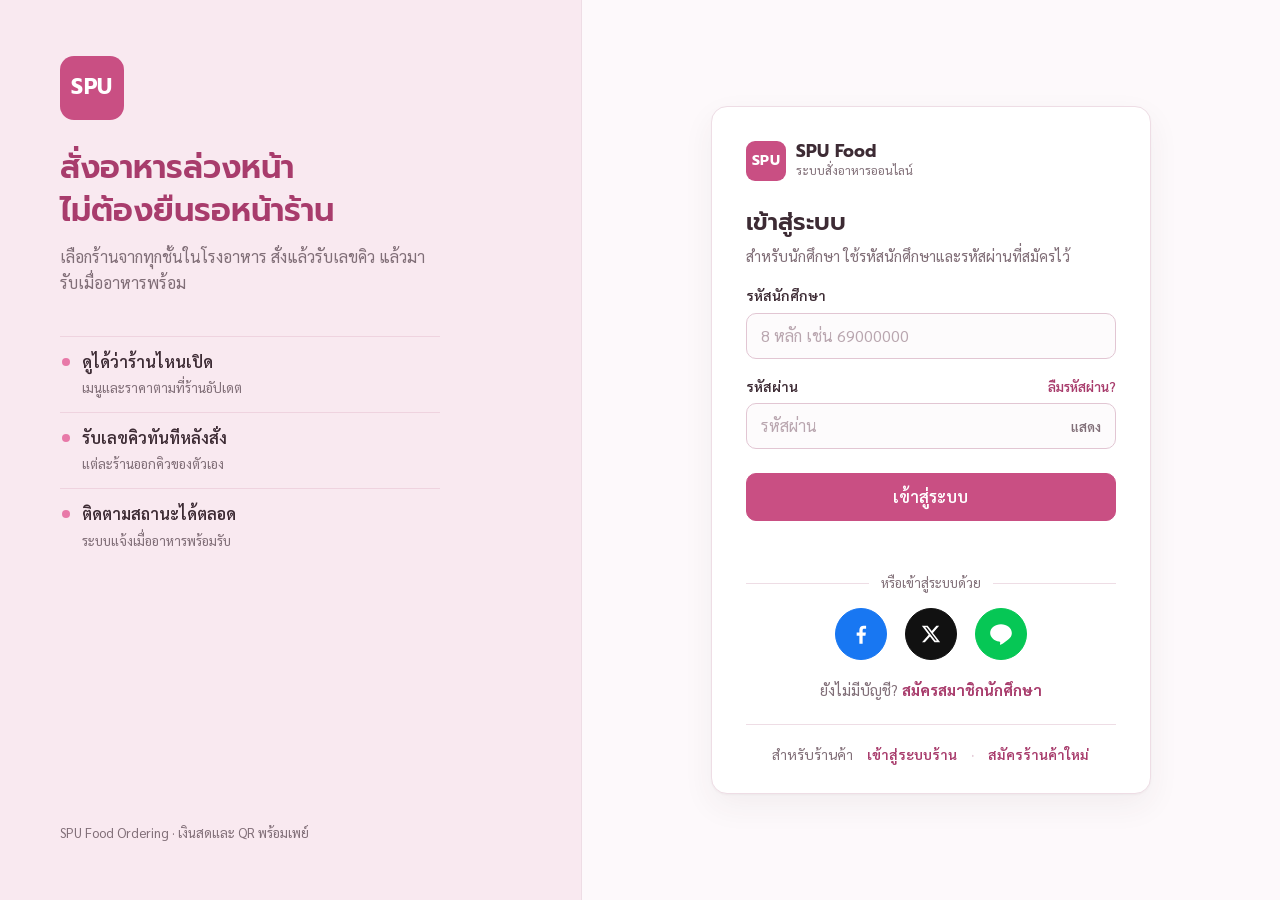
<file: index.html>
<!DOCTYPE html>
<html lang="th">
<head>
  <meta charset="UTF-8">
  <meta name="viewport" content="width=device-width, initial-scale=1.0">
  <title>SPU Food • เข้าสู่ระบบ</title>
  <link rel="preconnect" href="https://fonts.googleapis.com">
  <link rel="preconnect" href="https://fonts.gstatic.com" crossorigin>
  <link href="https://fonts.googleapis.com/css2?family=Prompt:wght@500;600;700&family=Sarabun:wght@400;600;700&display=swap" rel="stylesheet">
  <link rel="stylesheet" href="assets/css/app.css">
</head>
<body class="auth-page">
  <main class="login-layout">
    <section class="login-brand">
      <div>
        <span class="brand-mark lg">SPU</span>
        <h1>สั่งอาหารล่วงหน้า<br>ไม่ต้องยืนรอหน้าร้าน</h1>
        <p class="tagline">เลือกร้านจากทุกชั้นในโรงอาหาร สั่งแล้วรับเลขคิว แล้วมารับเมื่ออาหารพร้อม</p>
        <ul class="features">
          <li><b>ดูได้ว่าร้านไหนเปิด</b><small>เมนูและราคาตามที่ร้านอัปเดต</small></li>
          <li><b>รับเลขคิวทันทีหลังสั่ง</b><small>แต่ละร้านออกคิวของตัวเอง</small></li>
          <li><b>ติดตามสถานะได้ตลอด</b><small>ระบบแจ้งเมื่ออาหารพร้อมรับ</small></li>
        </ul>
      </div>
      <p class="brand-foot">SPU Food Ordering · เงินสดและ QR พร้อมเพย์</p>
    </section>

    <section class="login-panel">
      <div class="content auth-card">
        <a class="brand" href="index.html">
          <span class="brand-mark">SPU</span>
          <span class="brand-text"><b>SPU Food</b><small>ระบบสั่งอาหารออนไลน์</small></span>
        </a>
        <h2>เข้าสู่ระบบ</h2>
        <p class="muted">สำหรับนักศึกษา ใช้รหัสนักศึกษาและรหัสผ่านที่สมัครไว้</p>
        <form id="login-form" novalidate>
          <label for="student">รหัสนักศึกษา</label>
          <input id="student" name="student" type="text" inputmode="numeric"
            pattern="[0-9]{8}" maxlength="8" placeholder="8 หลัก เช่น 69000000" autocomplete="username" required>
          <div class="label-row">
            <label for="password">รหัสผ่าน</label>
            <a id="forgot-link" class="forgot-link" href="forgot.html">ลืมรหัสผ่าน?</a>
          </div>
          <div class="pass-wrap">
            <input id="password" name="password" type="password" autocomplete="current-password" placeholder="รหัสผ่าน" required>
            <button type="button" class="pass-toggle" data-toggle-pass="password">แสดง</button>
          </div>
          <button type="submit" class="btn-submit">เข้าสู่ระบบ</button>
          <p id="login-error" class="error" role="alert"></p>
        </form>
        <div class="or-line"><span>หรือเข้าสู่ระบบด้วย</span></div>
        <div class="social-buttons">
          <button type="button" class="social-btn social-facebook" data-social="facebook" title="ดำเนินการต่อด้วย Facebook"><svg viewBox="0 0 24 24" aria-hidden="true"><path fill="currentColor" d="M13.5 21v-7.5h2.6l.4-3h-3V8.6c0-.9.3-1.5 1.6-1.5h1.6V4.4c-.3 0-1.2-.1-2.3-.1-2.3 0-3.9 1.4-3.9 4v2.2H8v3h2.5V21h3z"/></svg><span class="sr-only">Facebook</span></button>
          <button type="button" class="social-btn social-x" data-social="x" title="ดำเนินการต่อด้วย X"><svg viewBox="0 0 24 24" aria-hidden="true"><path fill="currentColor" d="M17.8 3h3.1l-6.8 7.8L22 21h-6.2l-4.9-6.4L5.3 21H2.2l7.3-8.3L2 3h6.4l4.4 5.8L17.8 3zm-1.1 16.2h1.7L7.4 4.7H5.6l11.1 14.5z"/></svg><span class="sr-only">X</span></button>
          <button type="button" class="social-btn social-line" data-social="line" title="ดำเนินการต่อด้วย LINE"><svg viewBox="0 0 24 24" aria-hidden="true"><path fill="currentColor" d="M12 3C6.5 3 2 6.6 2 11c0 3.9 3.5 7.2 8.3 7.9.3.1.8.2.9.5.1.3.1.7 0 1l-.1.9c0 .3-.2 1 .9.5s6-3.5 8.1-6C21.4 14.3 22 12.7 22 11c0-4.4-4.5-8-10-8z"/></svg><span class="sr-only">LINE</span></button>
        </div>
        <p class="auth-switch">ยังไม่มีบัญชี? <a href="register.html">สมัครสมาชิกนักศึกษา</a></p>
        <div class="shop-links">
          <span>สำหรับร้านค้า</span>
          <a href="admin.html">เข้าสู่ระบบร้าน</a>
          <a href="admin.html#register">สมัครร้านค้าใหม่</a>
        </div>
      </div>
    </section>
  </main>
  <script src="assets/js/main.js"></script>
  <script src="assets/js/login.js"></script>
  <script src="assets/js/social.js"></script>
</body>
</html>
</file>
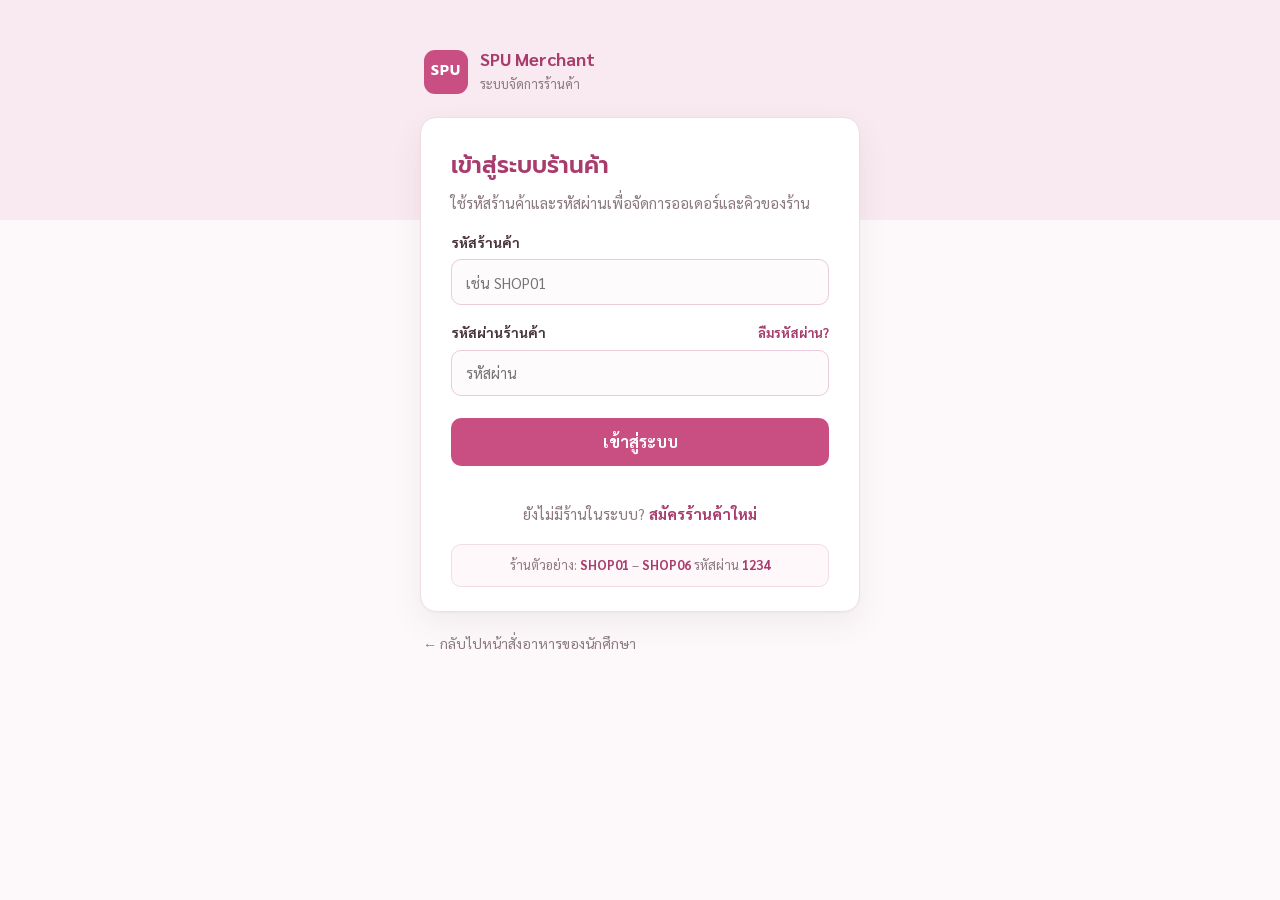
<file: admin.html>
<!DOCTYPE html>
<html lang="th">
<head>
  <meta charset="UTF-8">
  <meta name="viewport" content="width=device-width, initial-scale=1.0">
  <title>SPU Merchant • ระบบจัดการร้านค้า</title>
  <link rel="preconnect" href="https://fonts.googleapis.com">
  <link rel="preconnect" href="https://fonts.gstatic.com" crossorigin>
  <link href="https://fonts.googleapis.com/css2?family=Prompt:wght@500;600;700&family=Sarabun:wght@400;600;700&display=swap" rel="stylesheet">
  <link rel="stylesheet" href="assets/css/admin.css">
</head>
<body>
  <div id="login-screen" class="login-wrap">
    <div class="auth-shell">
      <div class="auth-top">
        <span class="brand-mark">SPU</span>
        <div><b>SPU Merchant</b><small>ระบบจัดการร้านค้า</small></div>
      </div>

      <!-- เข้าสู่ระบบ -->
      <form id="login-form" class="login-card" novalidate>
        <h1>เข้าสู่ระบบร้านค้า</h1>
        <p class="muted">ใช้รหัสร้านค้าและรหัสผ่านเพื่อจัดการออเดอร์และคิวของร้าน</p>
        <label for="store-code">รหัสร้านค้า</label>
        <input id="store-code" autocomplete="username" placeholder="เช่น SHOP01" required>
        <div class="label-row">
          <label for="store-pin">รหัสผ่านร้านค้า</label>
          <a href="#forgot" class="forgot-link" data-auth="forgot">ลืมรหัสผ่าน?</a>
        </div>
        <input id="store-pin" type="password" autocomplete="current-password" placeholder="รหัสผ่าน" required>
        <button class="btn primary full" type="submit">เข้าสู่ระบบ</button>
        <p id="login-ok" class="ok-note" role="status"></p>
        <p id="login-error" class="error" role="alert"></p>
        <p class="auth-switch">ยังไม่มีร้านในระบบ? <a href="#register" data-auth="register">สมัครร้านค้าใหม่</a></p>
        <div class="demo-hint">ร้านตัวอย่าง: <b>SHOP01</b> – <b>SHOP06</b> รหัสผ่าน <b>1234</b></div>
      </form>

      <!-- สมัครร้านค้า -->
      <form id="register-form" class="login-card wide hidden" novalidate>
        <h1>สมัครร้านค้าใหม่</h1>
        <p class="muted">เปิดร้านในระบบสั่งอาหาร SPU Food หลังสมัครจะได้รหัสร้านสำหรับเข้าสู่ระบบ</p>
        <div class="reg-grid">
          <div class="field full">
            <label for="reg-shop-name">ชื่อร้าน</label>
            <input id="reg-shop-name" maxlength="40" placeholder="เช่น ร้านข้าวแกงป้าศรี">
            <small class="field-error"></small>
          </div>
          <div class="field">
            <label for="reg-shop-floor">อยู่ชั้น</label>
            <select id="reg-shop-floor"></select>
            <small class="field-error"></small>
          </div>
          <div class="field">
            <label for="reg-owner">ชื่อเจ้าของร้าน</label>
            <input id="reg-owner" maxlength="60" autocomplete="name" placeholder="ชื่อ-นามสกุล">
            <small class="field-error"></small>
          </div>
          <div class="field full">
            <label for="reg-shop-phone">เบอร์โทรร้าน</label>
            <input id="reg-shop-phone" type="tel" inputmode="numeric" maxlength="10" placeholder="08xxxxxxxx">
            <small class="field-error"></small>
          </div>
          <div class="field">
            <label for="reg-shop-pin">ตั้งรหัสผ่าน</label>
            <input id="reg-shop-pin" type="password" autocomplete="new-password" placeholder="อย่างน้อย 4 ตัว">
            <small class="field-error"></small>
          </div>
          <div class="field">
            <label for="reg-shop-pin2">ยืนยันรหัสผ่าน</label>
            <input id="reg-shop-pin2" type="password" autocomplete="new-password" placeholder="กรอกอีกครั้ง">
            <small class="field-error"></small>
          </div>
        </div>
        <button class="btn primary full" type="submit">สมัครร้านค้า</button>
        <p class="auth-switch">มีร้านในระบบแล้ว? <a href="#login" data-auth="login">เข้าสู่ระบบ</a></p>
      </form>

      <!-- ลืมรหัสผ่านร้าน -->
      <form id="forgot-form" class="login-card hidden" novalidate>
        <h1>ลืมรหัสผ่านร้าน</h1>
        <p class="muted" id="fg-intro">ยืนยันด้วยรหัสร้านและเบอร์โทรร้านที่ลงทะเบียนไว้</p>
        <div id="fg-verify">
          <div class="field">
            <label for="fg-code">รหัสร้านค้า</label>
            <input id="fg-code" autocomplete="username" placeholder="เช่น SHOP07">
            <small class="field-error"></small>
          </div>
          <div class="field">
            <label for="fg-phone">เบอร์โทรร้าน</label>
            <input id="fg-phone" type="tel" inputmode="numeric" maxlength="10" placeholder="08xxxxxxxx">
            <small class="field-error"></small>
          </div>
        </div>
        <div id="fg-reset" class="hidden">
          <div class="field">
            <label for="fg-pin">รหัสผ่านใหม่</label>
            <input id="fg-pin" type="password" autocomplete="new-password" placeholder="อย่างน้อย 4 ตัว">
            <small class="field-error"></small>
          </div>
          <div class="field">
            <label for="fg-pin2">ยืนยันรหัสผ่านใหม่</label>
            <input id="fg-pin2" type="password" autocomplete="new-password" placeholder="กรอกอีกครั้ง">
            <small class="field-error"></small>
          </div>
        </div>
        <p id="fg-error" class="error" role="alert"></p>
        <button id="fg-submit" class="btn primary full" type="submit">ถัดไป</button>
        <p class="auth-switch">นึกออกแล้ว? <a href="#login" data-auth="login">กลับไปเข้าสู่ระบบ</a></p>
      </form>

      <!-- สมัครสำเร็จ -->
      <div id="register-done" class="login-card hidden">
        <div class="done-mark">✓</div>
        <h1>สมัครร้านค้าเรียบร้อย</h1>
        <p class="muted"><b id="done-shop-name"></b> พร้อมใช้งานแล้ว จดรหัสร้านไว้สำหรับเข้าสู่ระบบ</p>
        <div class="code-box"><small>รหัสร้านของคุณ</small><strong id="done-shop-code"></strong></div>
        <p class="muted small-note">ขั้นตอนถัดไป: เข้าสู่ระบบแล้วไปที่ "เมนูและสินค้า" เพื่อเพิ่มเมนูแรกของร้าน</p>
        <button id="done-login" class="btn primary full" type="button">เข้าสู่ระบบร้านนี้</button>
      </div>

      <p class="auth-back"><a href="index.html">← กลับไปหน้าสั่งอาหารของนักศึกษา</a></p>
    </div>
  </div>

  <div id="app" class="app hidden">
    <aside class="sidebar">
      <div class="side-brand"><span class="brand-mark small">SPU</span><div><b>Merchant</b><small>จัดการร้านค้า</small></div></div>
      <div class="store-chip"><span class="online-dot"></span><div><b id="side-store-name">ร้านค้า</b><small id="side-store-code">รหัสร้าน</small></div></div>
      <nav>
        <button class="nav-item active" data-view="overview"><span>▦</span> ภาพรวม</button>
        <button class="nav-item" data-view="orders"><span>▤</span> ออเดอร์ <i id="nav-order-count">0</i></button>
        <button class="nav-item" data-view="queue"><span>☷</span> จัดการคิว</button>
        <button class="nav-item" data-view="menu"><span>☰</span> เมนูและสินค้า</button>
        <button class="nav-item" data-view="settings"><span>⚙</span> ตั้งค่าร้าน</button>
      </nav>
      <div class="sidebar-bottom"><small>SPU FOOD ORDERING</small><button id="logout-btn" class="logout">ออกจากระบบ ↗</button></div>
    </aside>

    <main class="main">
      <header class="topbar">
        <div><p class="eyebrow">MERCHANT DASHBOARD</p><h1 id="page-title">ภาพรวมร้านค้า</h1></div>
        <div class="top-actions"><span class="live-pill"><span class="online-dot"></span> กำลังติดตามออเดอร์</span><button id="sound-toggle" class="icon-btn" title="เปิด/ปิดเสียงแจ้งเตือน">🔔</button><div class="avatar" id="avatar">S</div></div>
      </header>

      <section id="view-overview" class="view">
        <div class="welcome-row"><div><h2>สวัสดี, <span id="welcome-store">ร้านค้า</span> 👋</h2><p class="muted">สรุปสถานะร้านค้าและรายการที่ต้องจัดการ</p></div><span class="date-label" id="today-label"></span></div>
        <div class="stats-grid">
          <article class="stat-card"><div class="stat-top"><span>ออเดอร์ใหม่</span><span class="stat-icon orange">＋</span></div><strong id="stat-new">0</strong><small>รอรับออเดอร์</small></article>
          <article class="stat-card"><div class="stat-top"><span>กำลังทำ</span><span class="stat-icon blue">◷</span></div><strong id="stat-cooking">0</strong><small>กำลังเตรียมอาหาร</small></article>
          <article class="stat-card"><div class="stat-top"><span>รอรับอาหาร</span><span class="stat-icon purple">♧</span></div><strong id="stat-ready">0</strong><small>ทำเสร็จแล้ว</small></article>
          <article class="stat-card"><div class="stat-top"><span>ยอดขายวันนี้</span><span class="stat-icon green">฿</span></div><strong id="stat-sales">฿0</strong><small>จากออเดอร์ที่รับแล้ว</small></article>
        </div>
        <div class="content-grid">
          <article class="panel"><div class="panel-head"><div><h3>ออเดอร์ล่าสุด</h3><p class="muted">รายการสั่งซื้อของร้านนี้</p></div><button class="text-btn" data-goto="orders">ดูทั้งหมด →</button></div><div id="recent-orders" class="order-list"></div></article>
          <article class="panel queue-panel"><div class="panel-head"><div><h3>คิวที่กำลังดำเนินการ</h3><p class="muted">ลำดับคิวของร้าน</p></div><button class="text-btn" data-goto="queue">จัดการคิว →</button></div><div id="queue-summary"></div></article>
        </div>
      </section>

      <section id="view-orders" class="view hidden">
        <div class="toolbar"><div><h2>รายการออเดอร์</h2><p class="muted">รับออเดอร์และอัปเดตสถานะการทำอาหาร</p></div><div class="filters"><input id="order-search" placeholder="ค้นหาเลขออเดอร์ / ชื่อลูกค้า"><select id="status-filter"><option value="all">ทุกสถานะ</option><option value="new">ออเดอร์ใหม่</option><option value="cooking">กำลังทำ</option><option value="ready">พร้อมรับ</option><option value="done">สำเร็จ</option><option value="cancelled">ยกเลิก</option></select></div></div>
        <div id="orders-container" class="panel table-panel"></div>
      </section>

      <section id="view-queue" class="view hidden">
        <div class="toolbar"><div><h2>จัดการคิว</h2><p class="muted">เรียกคิวและแจ้งลูกค้าว่าอาหารพร้อมรับ</p></div><button id="next-queue" class="btn primary">เรียกคิวถัดไป →</button></div>
        <div class="queue-stats"><div class="panel"><small>คิวที่กำลังทำ</small><strong id="queue-cooking-count">0</strong></div><div class="panel"><small>คิวรอรับ</small><strong id="queue-ready-count">0</strong></div><div class="panel"><small>คิวเสร็จวันนี้</small><strong id="queue-done-count">0</strong></div></div>
        <div id="queue-container" class="panel"></div>
      </section>

      <section id="view-menu" class="view hidden">
        <div class="toolbar"><div><h2>เมนูและสินค้า</h2><p class="muted">จัดการรายการขายและสถานะสินค้าของร้าน</p></div><button id="add-menu" class="btn primary">＋ เพิ่มเมนู</button></div>
        <div id="menu-container" class="panel"></div>
        <form id="menu-form" class="panel menu-form hidden">
          <h3 id="menu-form-title">เพิ่มเมนู</h3><input type="hidden" id="menu-id">
          <div class="form-grid"><label>ชื่อเมนู<input id="menu-name" required placeholder="เช่น ข้าวกะเพรา"></label><label>ราคา (บาท)<input id="menu-price" type="number" min="0" step="1" required></label></div>
          <div class="image-field">
            <img id="menu-image-preview" class="image-preview" alt="รูปเมนู">
            <div class="image-controls">
              <b>รูปเมนู</b>
              <label class="btn ghost file-btn">📷 เลือกรูปจากเครื่อง<input id="menu-image-file" type="file" accept="image/*" hidden></label>
              <input id="menu-image-url" type="url" placeholder="หรือวางลิงก์รูป https://...">
              <button type="button" id="menu-image-clear" class="text-btn">ลบรูป</button>
              <small class="muted">ระบบจะย่อรูปให้อัตโนมัติ (ไม่เกิน 640px)</small>
            </div>
          </div>
          <div class="form-actions"><button type="button" id="cancel-menu" class="btn ghost">ยกเลิก</button><button class="btn primary" type="submit">บันทึกเมนู</button></div>
        </form>
      </section>

      <section id="view-settings" class="view hidden">
        <div class="toolbar"><div><h2>ตั้งค่าร้าน</h2><p class="muted">ข้อมูลและการรับออเดอร์ของร้านค้า</p></div></div>
        <form id="settings-form" class="panel settings-form">
          <div class="form-grid"><label>ชื่อร้าน<input id="setting-name" required></label><label>รหัสร้านค้า<input id="setting-code" disabled></label><label>เบอร์ติดต่อ<input id="setting-phone" placeholder="เบอร์โทรศัพท์"></label><label>สถานะร้าน<select id="setting-open"><option value="open">เปิดรับออเดอร์</option><option value="closed">ปิดร้านชั่วคราว</option></select></label></div>
          <div class="image-field">
            <img id="store-image-preview" class="image-preview" alt="รูปร้าน">
            <div class="image-controls">
              <b>รูปหน้าร้าน</b>
              <label class="btn ghost file-btn">📷 เลือกรูปจากเครื่อง<input id="store-image-file" type="file" accept="image/*" hidden></label>
              <input id="store-image-url" type="url" placeholder="หรือวางลิงก์รูป https://...">
              <button type="button" id="store-image-clear" class="text-btn">ลบรูป</button>
            </div>
          </div>
          <fieldset class="pay-settings">
            <legend>การรับชำระเงิน</legend>
            <div class="pay-toggles">
              <label class="check"><input type="checkbox" id="setting-cash"> รับเงินสดที่ร้าน</label>
              <label class="check"><input type="checkbox" id="setting-qr"> รับโอนผ่าน QR พร้อมเพย์</label>
            </div>
            <div class="image-field qr-field">
              <img id="qr-image-preview" class="image-preview qr-preview" alt="QR code ของร้าน">
              <div class="image-controls">
                <b>รูป QR code รับเงิน</b>
                <label class="btn ghost file-btn">เลือกรูป QR จากเครื่อง<input id="qr-image-file" type="file" accept="image/*" hidden></label>
                <input id="qr-image-url" type="url" placeholder="หรือวางลิงก์รูป https://...">
                <button type="button" id="qr-image-clear" class="text-btn">ลบ QR</button>
                <small class="muted">บันทึกรูป QR จากแอปธนาคาร (เมนู "รับเงิน") แล้วอัปโหลดที่นี่ เปลี่ยนใหม่ได้ทุกเมื่อ</small>
              </div>
            </div>
            <div class="form-grid">
              <label>ชื่อบัญชีที่แสดงให้ลูกค้า<input id="setting-pay-name" placeholder="เช่น นายสมชาย ใจดี"></label>
              <label>เลขพร้อมเพย์ / เลขบัญชี<input id="setting-pay-number" placeholder="เช่น 081-234-5678"></label>
            </div>
          </fieldset>
          <button class="btn primary" type="submit">บันทึกการตั้งค่า</button>
          <p class="muted small-note">รหัสร้านค้าใช้แยกข้อมูลออเดอร์ของแต่ละร้าน ไม่สามารถเปลี่ยนจากหน้านี้ได้</p>
        </form>
        <div class="panel notice"><b>การแจ้งเตือน</b><p>หน้านี้จะแจ้งเตือนเมื่อมีออเดอร์ใหม่ในระบบเดียวกัน หากต้องการแจ้งเตือนข้ามอุปกรณ์/ข้ามเบราว์เซอร์ ต้องเชื่อมฐานข้อมูลกลางและระบบแจ้งเตือน เช่น Firebase</p></div>
      </section>
      <footer>© SPU Food Ordering · Merchant Center <span id="connection-label">โหมดทดลองในเครื่อง</span></footer>
    </main>
  </div>
  <div id="slip-dialog" class="slip-dialog hidden" role="dialog" aria-modal="true" aria-labelledby="slip-title">
    <div class="slip-box">
      <h3 id="slip-title">สลิปการโอน</h3>
      <p id="slip-info" class="muted"></p>
      <img id="slip-image" alt="สลิปการโอนของลูกค้า">
      <div class="form-actions">
        <button type="button" class="btn ghost" id="slip-close">ปิด</button>
        <button type="button" class="btn ghost" id="slip-reject">สลิปไม่ถูกต้อง</button>
        <button type="button" class="btn primary" id="slip-confirm">ยืนยันได้รับเงิน</button>
      </div>
    </div>
  </div>
  <div id="toast" class="toast" role="status"></div>
  <audio id="notify-audio" preload="auto"><source src="[data-uri]" type="audio/wav"></audio>
  <script src="assets/js/main.js"></script>
<script src="assets/js/admin.js"></script>
</body>
</html>
</file>
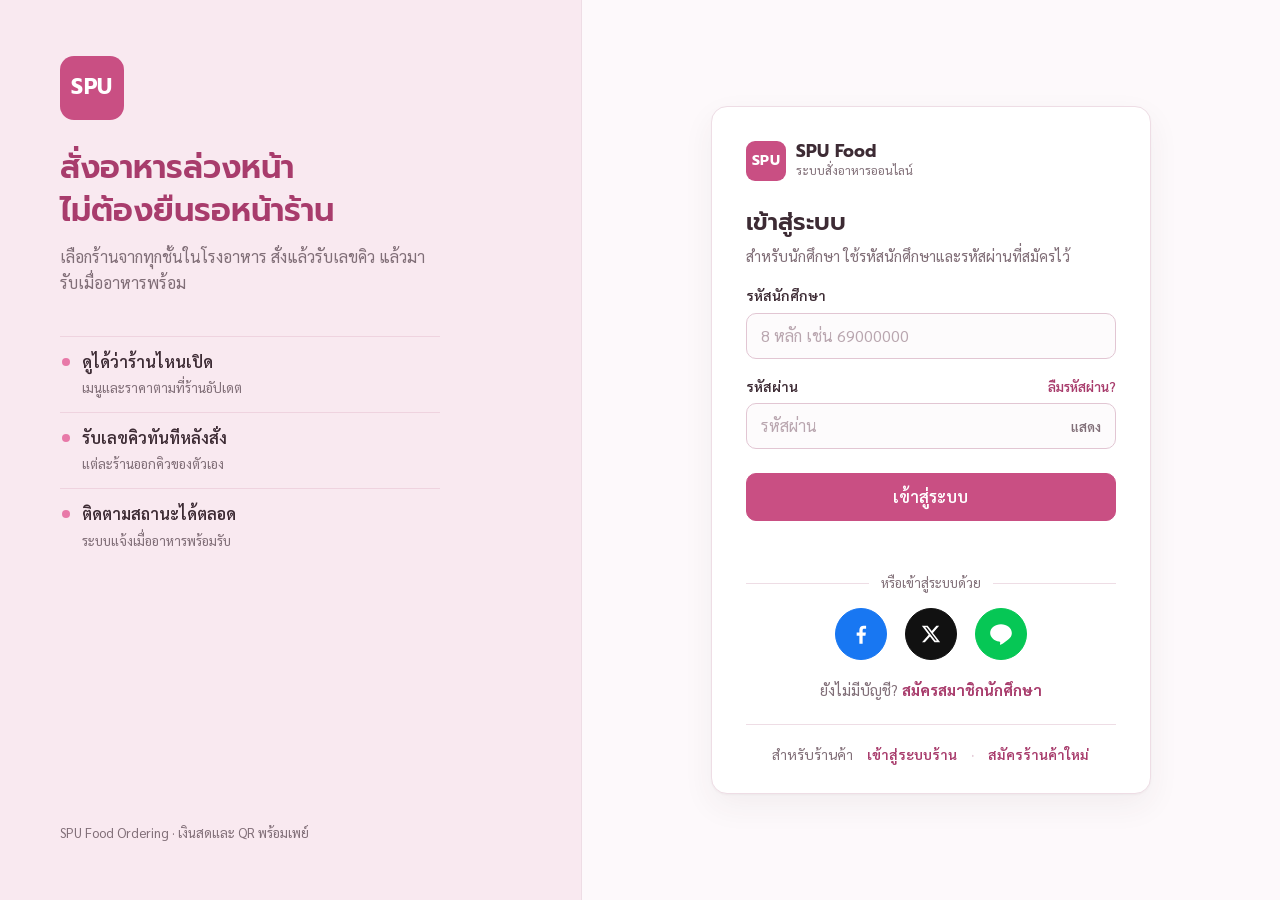
<file: cart.html>
<!DOCTYPE html>
<html lang="th">
<head>
    <meta charset="UTF-8">
    <meta name="viewport" content="width=device-width, initial-scale=1.0">
    <title>SPU Food • ตะกร้า</title>
    <link rel="preconnect" href="https://fonts.googleapis.com">
    <link rel="preconnect" href="https://fonts.gstatic.com" crossorigin>
    <link href="https://fonts.googleapis.com/css2?family=Prompt:wght@500;600;700&family=Sarabun:wght@400;600;700&display=swap" rel="stylesheet">
    <link rel="stylesheet" href="assets/css/app.css">
</head>
<body>
    <header class="site-header">
        <div class="bar">
            <a class="brand" href="floors.html">
                <span class="brand-mark">SPU</span>
                <span class="brand-text"><b>SPU Food</b><small>ระบบสั่งอาหารออนไลน์</small></span>
            </a>
            <nav class="nav">
                <a href="floors.html">เลือกชั้น</a>
                <a href="cart.html" class="active">ตะกร้า <span id="cart-count" class="count">0</span></a>
                <a href="queue.html">คิวของฉัน</a>
                <button onclick="logout()">ออกจากระบบ</button>
            </nav>
        </div>
    </header>
    <ol class="steps">
        <li class="done"><span>✓</span>เลือกชั้น</li>
        <li class="done"><span>✓</span>เลือกร้าน</li>
        <li class="done"><span>✓</span>เลือกเมนู</li>
        <li class="now"><span>4</span>ยืนยันสั่ง</li>
        <li><span>5</span>รับคิว</li>
    </ol>
    <main class="content">
        <div class="page-head">
            <h2>ตะกร้า</h2>
            <p>ตรวจสอบรายการก่อนยืนยันสั่ง</p>
        </div>
        <div id="cart-list"></div>
        <section id="pay-section" class="pay-section" hidden>
            <h3>วิธีชำระเงิน</h3>
            <div class="pay-options">
                <label class="pay-option">
                    <input type="radio" name="pay" value="cash" checked>
                    <span class="pay-icon pay-icon-cash" aria-hidden="true">฿</span>
                    <span class="pay-text"><b>เงินสด</b><small>จ่ายที่ร้านตอนรับอาหาร</small></span>
                </label>
                <label class="pay-option">
                    <input type="radio" name="pay" value="qr">
                    <span class="pay-icon pay-icon-qr" aria-hidden="true"><i></i><i></i><i></i><i></i></span>
                    <span class="pay-text"><b>สแกน QR พร้อมเพย์</b><small id="qr-hint">โอนตอนนี้ แล้วแนบสลิปในหน้าคิว</small></span>
                </label>
            </div>
            <p id="pay-note" class="pay-note" hidden></p>
        </section>
        <div class="summary">
            <div>
                <p class="total-line">ยอดรวม <span id="total">0</span> บาท</p>
                <p class="muted" id="pay-summary">ชำระเงินสดที่ร้าน</p>
            </div>
            <button id="order-button" onclick="placeOrder()">ยืนยันสั่งอาหาร</button>
        </div>
    </main>
    <footer class="site-footer"><b>SPU Food Ordering</b> · รับชำระเงินสดและ QR พร้อมเพย์</footer>
    <script src="assets/js/main.js"></script>
    <script src="assets/js/cart.js"></script>
</body>
</html>
</file>
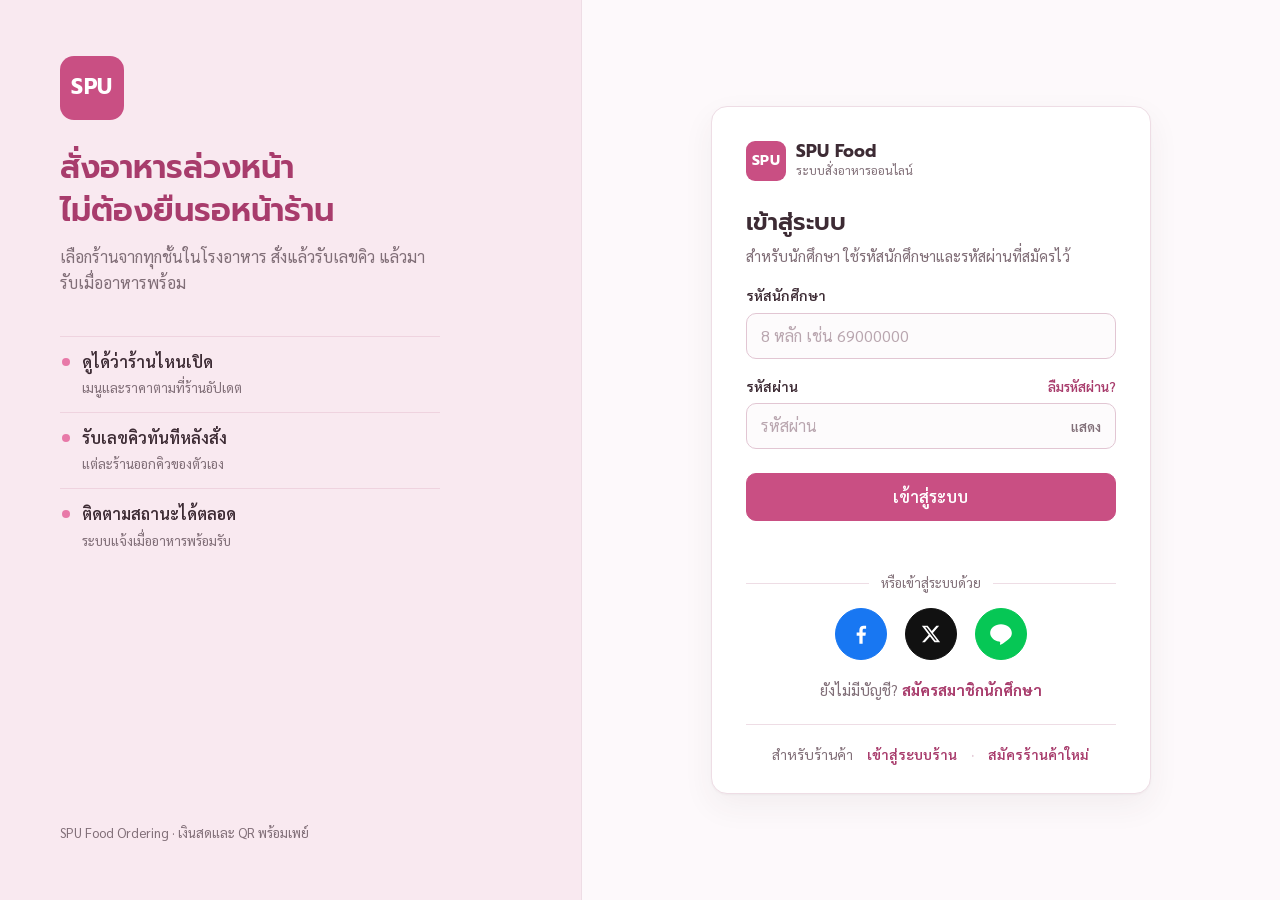
<file: floors.html>
<!DOCTYPE html>
<html lang="th">
<head>
    <meta charset="UTF-8">
    <meta name="viewport" content="width=device-width, initial-scale=1.0">
    <title>SPU Food • เลือกชั้น</title>
    <link rel="preconnect" href="https://fonts.googleapis.com">
    <link rel="preconnect" href="https://fonts.gstatic.com" crossorigin>
    <link href="https://fonts.googleapis.com/css2?family=Prompt:wght@500;600;700&family=Sarabun:wght@400;600;700&display=swap" rel="stylesheet">
    <link rel="stylesheet" href="assets/css/app.css">
</head>
<body>
    <header class="site-header">
        <div class="bar">
            <a class="brand" href="floors.html">
                <span class="brand-mark">SPU</span>
                <span class="brand-text"><b>SPU Food</b><small>ระบบสั่งอาหารออนไลน์</small></span>
            </a>
            <nav class="nav">
                <a href="floors.html" class="active">เลือกชั้น</a>
                <a href="cart.html">ตะกร้า <span id="cart-count" class="count">0</span></a>
                <a href="queue.html">คิวของฉัน</a>
                <button onclick="logout()">ออกจากระบบ</button>
            </nav>
        </div>
    </header>
    <ol class="steps">
        <li class="now"><span>1</span>เลือกชั้น</li>
        <li><span>2</span>เลือกร้าน</li>
        <li><span>3</span>เลือกเมนู</li>
        <li><span>4</span>ยืนยันสั่ง</li>
        <li><span>5</span>รับคิว</li>
    </ol>
    <main class="content">
        <div class="page-head">
            <p class="greet">สวัสดี, <span id="user-name"></span></p>
            <h2>เลือกชั้น</h2>
            <p>เลือกชั้นที่ต้องการเพื่อดูร้านอาหาร</p>
        </div>
        <ul id="floor-list"></ul>
    </main>
    <footer class="site-footer"><b>SPU Food Ordering</b> · รับชำระเงินสดและ QR พร้อมเพย์</footer>
    <script src="assets/js/main.js"></script>
    <script src="assets/js/floors.js"></script>
</body>
</html>
</file>
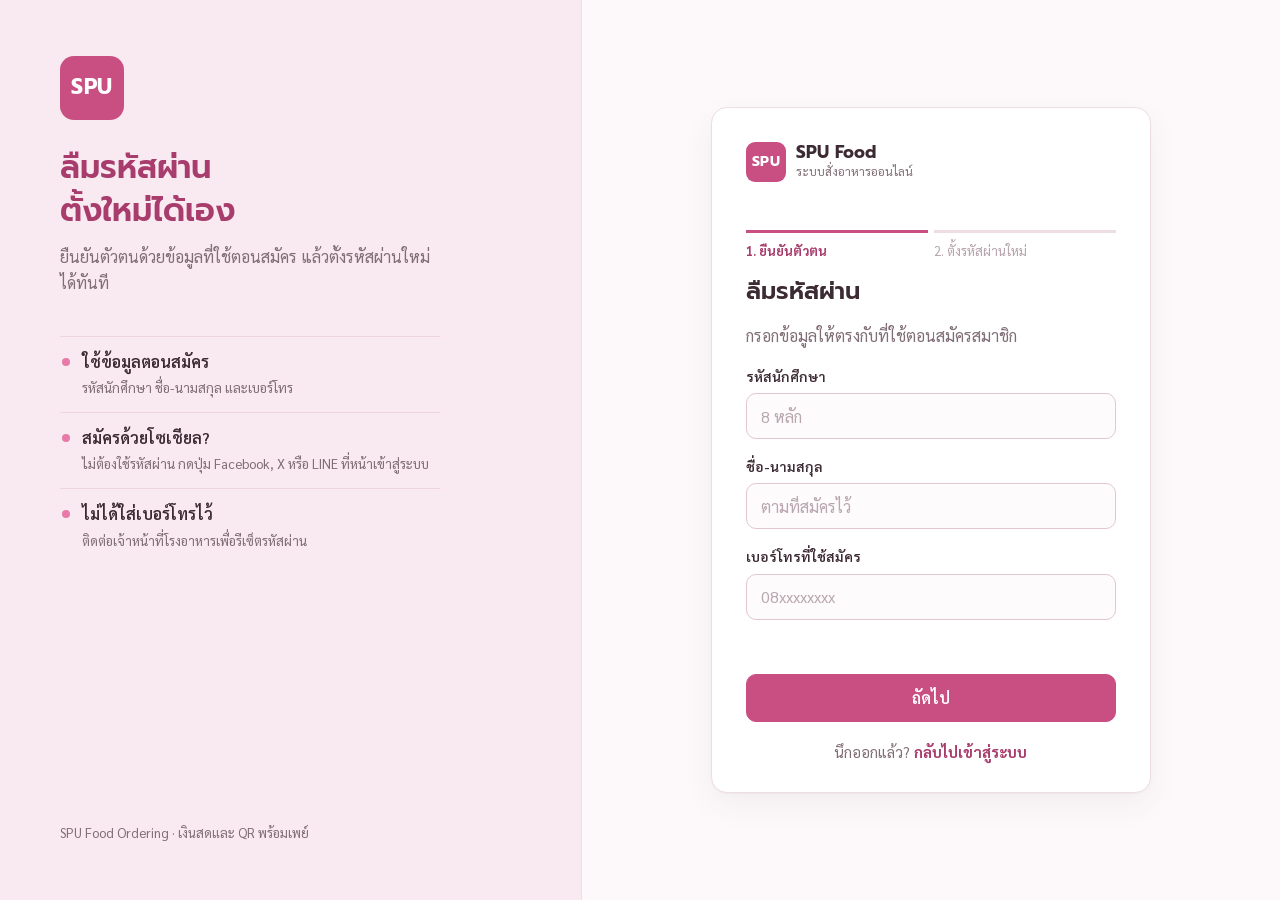
<file: forgot.html>
<!DOCTYPE html>
<html lang="th">
<head>
  <meta charset="UTF-8">
  <meta name="viewport" content="width=device-width, initial-scale=1.0">
  <title>SPU Food • ลืมรหัสผ่าน</title>
  <link rel="preconnect" href="https://fonts.googleapis.com">
  <link rel="preconnect" href="https://fonts.gstatic.com" crossorigin>
  <link href="https://fonts.googleapis.com/css2?family=Prompt:wght@500;600;700&family=Sarabun:wght@400;600;700&display=swap" rel="stylesheet">
  <link rel="stylesheet" href="assets/css/app.css">
</head>
<body class="auth-page">
  <main class="login-layout">
    <section class="login-brand">
      <div>
        <span class="brand-mark lg">SPU</span>
        <h1>ลืมรหัสผ่าน<br>ตั้งใหม่ได้เอง</h1>
        <p class="tagline">ยืนยันตัวตนด้วยข้อมูลที่ใช้ตอนสมัคร แล้วตั้งรหัสผ่านใหม่ได้ทันที</p>
        <ul class="features">
          <li><b>ใช้ข้อมูลตอนสมัคร</b><small>รหัสนักศึกษา ชื่อ-นามสกุล และเบอร์โทร</small></li>
          <li><b>สมัครด้วยโซเชียล?</b><small>ไม่ต้องใช้รหัสผ่าน กดปุ่ม Facebook, X หรือ LINE ที่หน้าเข้าสู่ระบบ</small></li>
          <li><b>ไม่ได้ใส่เบอร์โทรไว้</b><small>ติดต่อเจ้าหน้าที่โรงอาหารเพื่อรีเซ็ตรหัสผ่าน</small></li>
        </ul>
      </div>
      <p class="brand-foot">SPU Food Ordering · เงินสดและ QR พร้อมเพย์</p>
    </section>

    <section class="login-panel">
      <div class="content auth-card">
        <a class="brand" href="index.html">
          <span class="brand-mark">SPU</span>
          <span class="brand-text"><b>SPU Food</b><small>ระบบสั่งอาหารออนไลน์</small></span>
        </a>

        <ol class="mini-steps" aria-label="ขั้นตอน">
          <li id="step-1" class="now">ยืนยันตัวตน</li>
          <li id="step-2">ตั้งรหัสผ่านใหม่</li>
        </ol>

        <!-- ขั้นที่ 1 -->
        <form id="verify-form" class="form-stack" novalidate>
          <h2>ลืมรหัสผ่าน</h2>
          <p class="muted">กรอกข้อมูลให้ตรงกับที่ใช้ตอนสมัครสมาชิก</p>
          <div class="field">
            <label for="fp-student">รหัสนักศึกษา</label>
            <input id="fp-student" type="text" inputmode="numeric" maxlength="8" placeholder="8 หลัก" autocomplete="username">
            <small class="field-error"></small>
          </div>
          <div class="field">
            <label for="fp-name">ชื่อ-นามสกุล</label>
            <input id="fp-name" type="text" maxlength="60" placeholder="ตามที่สมัครไว้" autocomplete="name">
            <small class="field-error"></small>
          </div>
          <div class="field">
            <label for="fp-phone">เบอร์โทรที่ใช้สมัคร</label>
            <input id="fp-phone" type="tel" inputmode="numeric" maxlength="10" placeholder="08xxxxxxxx" autocomplete="tel">
            <small class="field-error"></small>
          </div>
          <p id="verify-error" class="error" role="alert"></p>
          <button type="submit" class="btn-submit">ถัดไป</button>
        </form>

        <!-- ขั้นที่ 2 -->
        <form id="reset-form" class="form-stack" novalidate hidden>
          <h2>ตั้งรหัสผ่านใหม่</h2>
          <p class="muted">บัญชี <b id="reset-who"></b></p>
          <div class="field">
            <label for="fp-pass">รหัสผ่านใหม่</label>
            <div class="pass-wrap">
              <input id="fp-pass" type="password" autocomplete="new-password" placeholder="อย่างน้อย 6 ตัวอักษร">
              <button type="button" class="pass-toggle" data-toggle-pass="fp-pass">แสดง</button>
            </div>
            <small class="field-error"></small>
          </div>
          <div class="field">
            <label for="fp-pass2">ยืนยันรหัสผ่านใหม่</label>
            <input id="fp-pass2" type="password" autocomplete="new-password" placeholder="กรอกอีกครั้ง">
            <small class="field-error"></small>
          </div>
          <button type="submit" class="btn-submit">บันทึกรหัสผ่านใหม่</button>
        </form>

        <!-- สำเร็จ -->
        <div id="reset-done" class="reset-done" hidden>
          <div class="done-check" aria-hidden="true">✓</div>
          <h2>เปลี่ยนรหัสผ่านแล้ว</h2>
          <p class="muted">ใช้รหัสผ่านใหม่เข้าสู่ระบบได้เลย</p>
          <a id="done-login" class="btn-link-submit" href="index.html">ไปหน้าเข้าสู่ระบบ</a>
        </div>

        <p class="auth-switch">นึกออกแล้ว? <a href="index.html">กลับไปเข้าสู่ระบบ</a></p>
      </div>
    </section>
  </main>
  <script src="assets/js/main.js"></script>
  <script src="assets/js/forgot.js"></script>
</body>
</html>
</file>
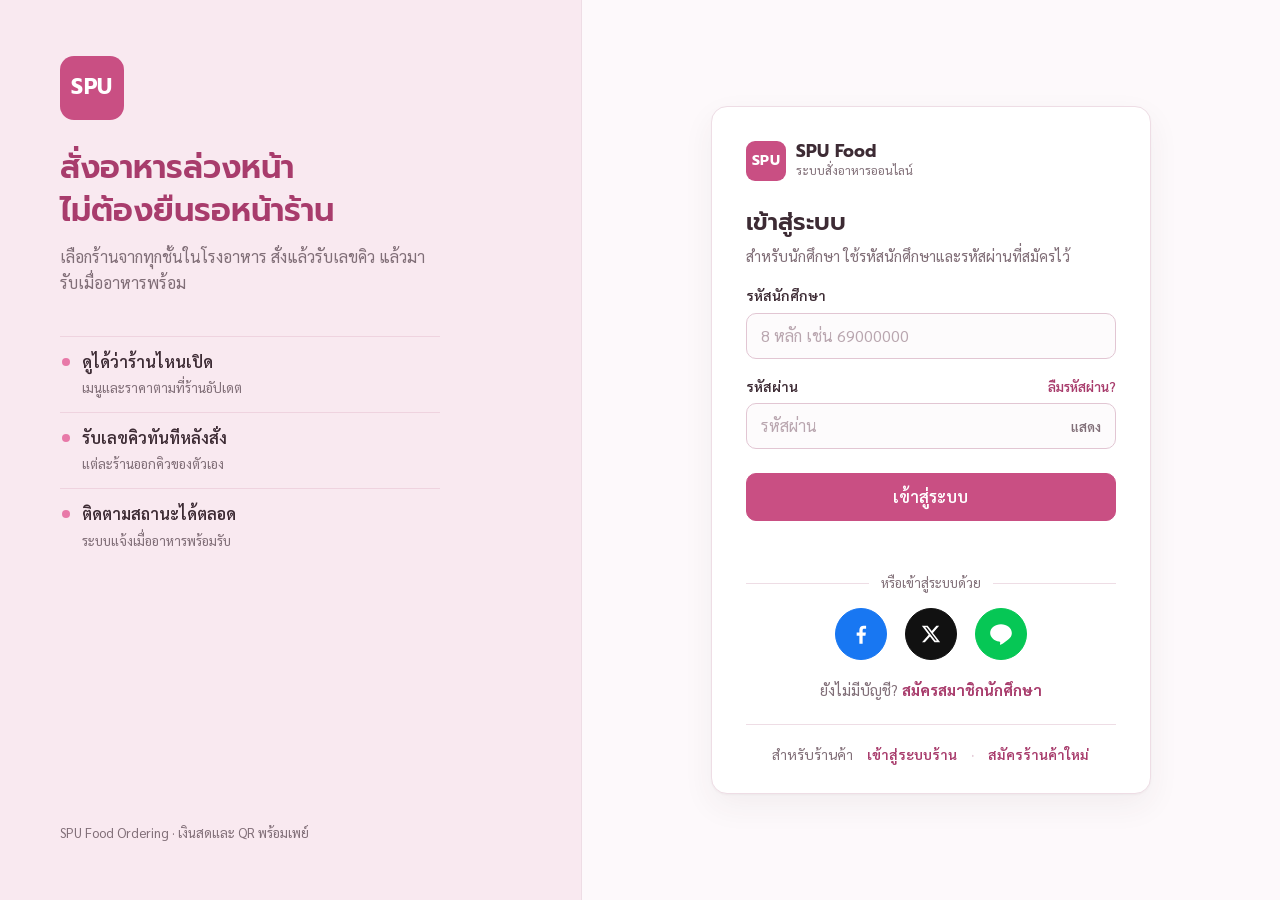
<file: queue.html>
<!DOCTYPE html>
<html lang="th">
<head>
    <meta charset="UTF-8">
    <meta name="viewport" content="width=device-width, initial-scale=1.0">
    <title>SPU Food • คิวของฉัน</title>
    <link rel="preconnect" href="https://fonts.googleapis.com">
    <link rel="preconnect" href="https://fonts.gstatic.com" crossorigin>
    <link href="https://fonts.googleapis.com/css2?family=Prompt:wght@500;600;700&family=Sarabun:wght@400;600;700&display=swap" rel="stylesheet">
    <link rel="stylesheet" href="assets/css/app.css">
</head>
<body>
    <header class="site-header">
        <div class="bar">
            <a class="brand" href="floors.html">
                <span class="brand-mark">SPU</span>
                <span class="brand-text"><b>SPU Food</b><small>ระบบสั่งอาหารออนไลน์</small></span>
            </a>
            <nav class="nav">
                <a href="floors.html">เลือกชั้น</a>
                <a href="cart.html">ตะกร้า <span id="cart-count" class="count">0</span></a>
                <a href="queue.html" class="active">คิวของฉัน</a>
                <button onclick="logout()">ออกจากระบบ</button>
            </nav>
        </div>
    </header>
    <ol class="steps">
        <li class="done"><span>✓</span>เลือกชั้น</li>
        <li class="done"><span>✓</span>เลือกร้าน</li>
        <li class="done"><span>✓</span>เลือกเมนู</li>
        <li class="done"><span>✓</span>ยืนยันสั่ง</li>
        <li class="now"><span>5</span>รับคิว</li>
    </ol>
    <main class="content">
        <div class="page-head">
            <h2>คิวของฉัน</h2>
            <p>สถานะอัปเดตอัตโนมัติ · ยกเลิกได้เฉพาะออเดอร์ที่ร้านยังไม่รับ</p>
        </div>
        <div id="order-list"></div>
        <p class="page-actions"><a class="back-link" href="floors.html">สั่งอาหารเพิ่ม →</a></p>
    </main>
    <footer class="site-footer"><b>SPU Food Ordering</b> · รับชำระเงินสดและ QR พร้อมเพย์</footer>
    <script src="assets/js/main.js"></script>
    <script src="assets/js/queue.js"></script>
</body>
</html>
</file>
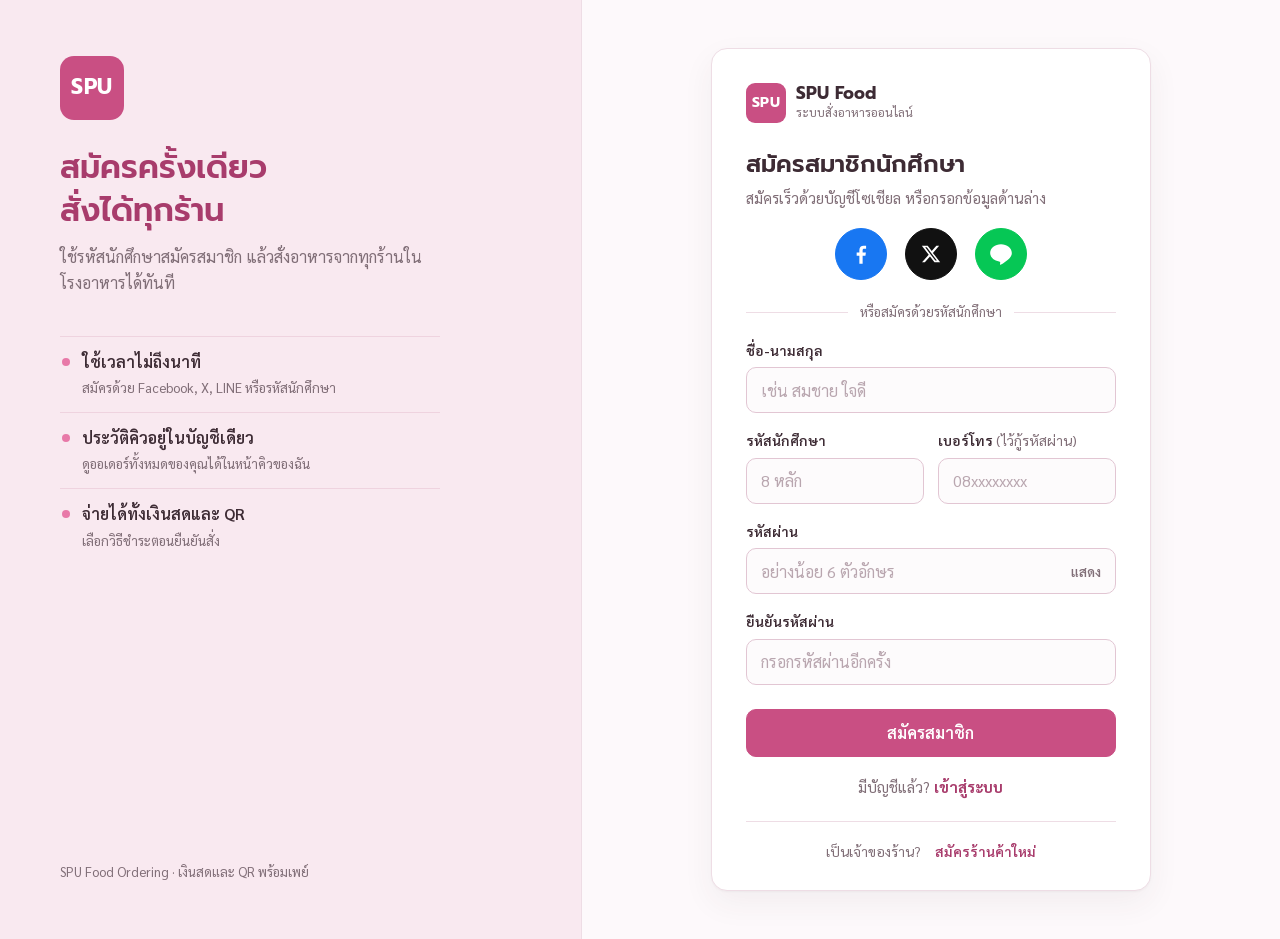
<file: register.html>
<!DOCTYPE html>
<html lang="th">
<head>
  <meta charset="UTF-8">
  <meta name="viewport" content="width=device-width, initial-scale=1.0">
  <title>SPU Food • สมัครสมาชิก</title>
  <link rel="preconnect" href="https://fonts.googleapis.com">
  <link rel="preconnect" href="https://fonts.gstatic.com" crossorigin>
  <link href="https://fonts.googleapis.com/css2?family=Prompt:wght@500;600;700&family=Sarabun:wght@400;600;700&display=swap" rel="stylesheet">
  <link rel="stylesheet" href="assets/css/app.css">
</head>
<body class="auth-page">
  <main class="login-layout">
    <section class="login-brand">
      <div>
        <span class="brand-mark lg">SPU</span>
        <h1>สมัครครั้งเดียว<br>สั่งได้ทุกร้าน</h1>
        <p class="tagline">ใช้รหัสนักศึกษาสมัครสมาชิก แล้วสั่งอาหารจากทุกร้านในโรงอาหารได้ทันที</p>
        <ul class="features">
          <li><b>ใช้เวลาไม่ถึงนาที</b><small>สมัครด้วย Facebook, X, LINE หรือรหัสนักศึกษา</small></li>
          <li><b>ประวัติคิวอยู่ในบัญชีเดียว</b><small>ดูออเดอร์ทั้งหมดของคุณได้ในหน้าคิวของฉัน</small></li>
          <li><b>จ่ายได้ทั้งเงินสดและ QR</b><small>เลือกวิธีชำระตอนยืนยันสั่ง</small></li>
        </ul>
      </div>
      <p class="brand-foot">SPU Food Ordering · เงินสดและ QR พร้อมเพย์</p>
    </section>

    <section class="login-panel">
      <div class="content auth-card">
        <a class="brand" href="index.html">
          <span class="brand-mark">SPU</span>
          <span class="brand-text"><b>SPU Food</b><small>ระบบสั่งอาหารออนไลน์</small></span>
        </a>
        <h2>สมัครสมาชิกนักศึกษา</h2>
        <p class="muted">สมัครเร็วด้วยบัญชีโซเชียล หรือกรอกข้อมูลด้านล่าง</p>
        <div class="social-buttons">
          <button type="button" class="social-btn social-facebook" data-social="facebook" title="ดำเนินการต่อด้วย Facebook"><svg viewBox="0 0 24 24" aria-hidden="true"><path fill="currentColor" d="M13.5 21v-7.5h2.6l.4-3h-3V8.6c0-.9.3-1.5 1.6-1.5h1.6V4.4c-.3 0-1.2-.1-2.3-.1-2.3 0-3.9 1.4-3.9 4v2.2H8v3h2.5V21h3z"/></svg><span class="sr-only">Facebook</span></button>
          <button type="button" class="social-btn social-x" data-social="x" title="ดำเนินการต่อด้วย X"><svg viewBox="0 0 24 24" aria-hidden="true"><path fill="currentColor" d="M17.8 3h3.1l-6.8 7.8L22 21h-6.2l-4.9-6.4L5.3 21H2.2l7.3-8.3L2 3h6.4l4.4 5.8L17.8 3zm-1.1 16.2h1.7L7.4 4.7H5.6l11.1 14.5z"/></svg><span class="sr-only">X</span></button>
          <button type="button" class="social-btn social-line" data-social="line" title="ดำเนินการต่อด้วย LINE"><svg viewBox="0 0 24 24" aria-hidden="true"><path fill="currentColor" d="M12 3C6.5 3 2 6.6 2 11c0 3.9 3.5 7.2 8.3 7.9.3.1.8.2.9.5.1.3.1.7 0 1l-.1.9c0 .3-.2 1 .9.5s6-3.5 8.1-6C21.4 14.3 22 12.7 22 11c0-4.4-4.5-8-10-8z"/></svg><span class="sr-only">LINE</span></button>
        </div>
        <div class="or-line"><span>หรือสมัครด้วยรหัสนักศึกษา</span></div>
        <form id="register-form" class="form-stack" novalidate>
          <div class="field">
            <label for="reg-name">ชื่อ-นามสกุล</label>
            <input id="reg-name" type="text" autocomplete="name" placeholder="เช่น สมชาย ใจดี" maxlength="60">
            <small class="field-error"></small>
          </div>
          <div class="field-row">
            <div class="field">
              <label for="reg-student">รหัสนักศึกษา</label>
              <input id="reg-student" type="text" inputmode="numeric" maxlength="8" placeholder="8 หลัก" autocomplete="username">
              <small class="field-error"></small>
            </div>
            <div class="field">
              <label for="reg-phone">เบอร์โทร <span class="optional">(ไว้กู้รหัสผ่าน)</span></label>
              <input id="reg-phone" type="tel" inputmode="numeric" maxlength="10" placeholder="08xxxxxxxx" autocomplete="tel">
              <small class="field-error"></small>
            </div>
          </div>
          <div class="field">
            <label for="reg-pass">รหัสผ่าน</label>
            <div class="pass-wrap">
              <input id="reg-pass" type="password" autocomplete="new-password" placeholder="อย่างน้อย 6 ตัวอักษร">
              <button type="button" class="pass-toggle" data-toggle-pass="reg-pass">แสดง</button>
            </div>
            <small class="field-error"></small>
          </div>
          <div class="field">
            <label for="reg-pass2">ยืนยันรหัสผ่าน</label>
            <input id="reg-pass2" type="password" autocomplete="new-password" placeholder="กรอกรหัสผ่านอีกครั้ง">
            <small class="field-error"></small>
          </div>
          <button type="submit" class="btn-submit">สมัครสมาชิก</button>
        </form>
        <p class="auth-switch">มีบัญชีแล้ว? <a href="index.html">เข้าสู่ระบบ</a></p>
        <div class="shop-links">
          <span>เป็นเจ้าของร้าน?</span>
          <a href="admin.html#register">สมัครร้านค้าใหม่</a>
        </div>
      </div>
    </section>
  </main>
  <script src="assets/js/main.js"></script>
  <script src="assets/js/register.js"></script>
  <script src="assets/js/social.js"></script>
</body>
</html>
</file>
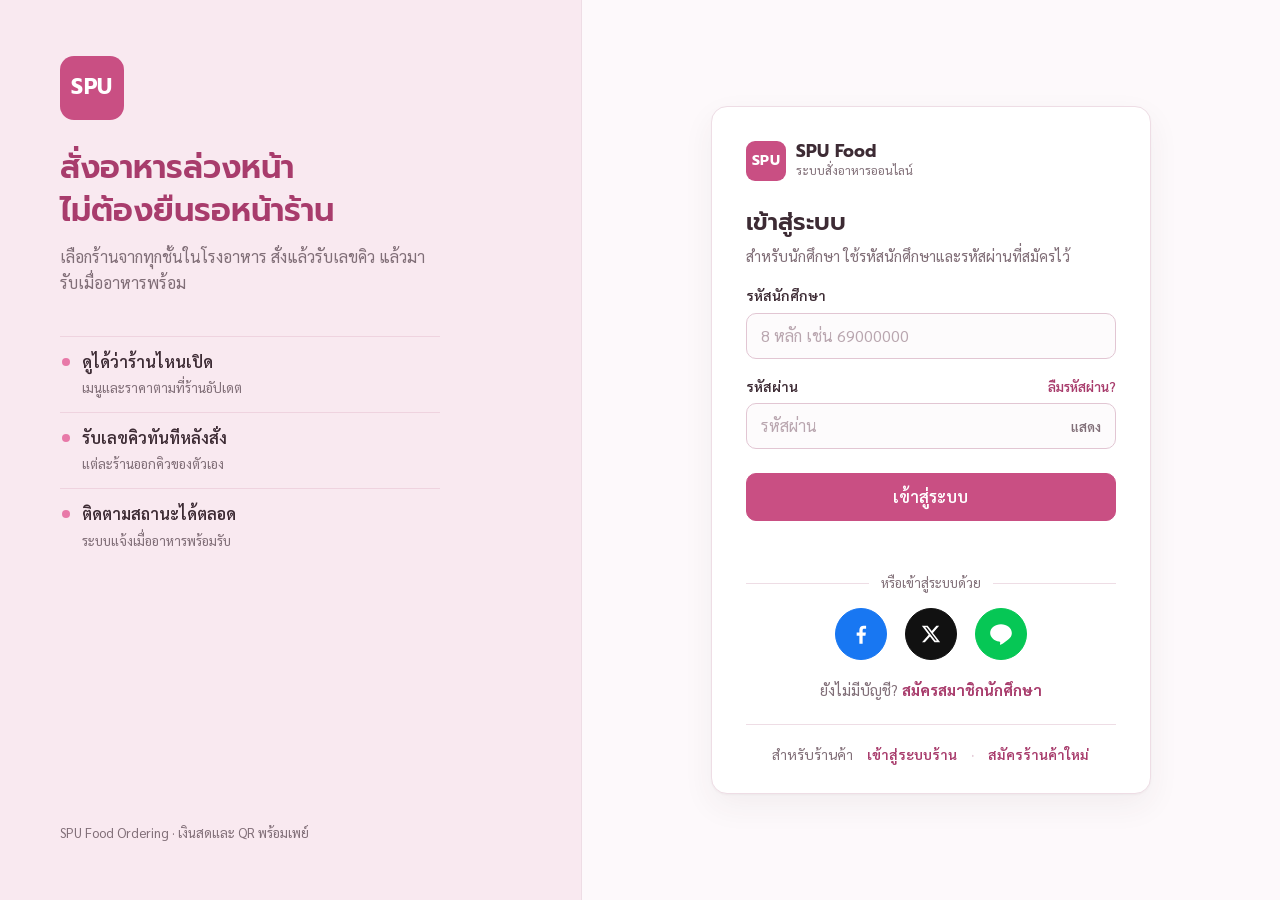
<file: stores.html>
<!DOCTYPE html>
<html lang="th">
<head>
    <meta charset="UTF-8">
    <meta name="viewport" content="width=device-width, initial-scale=1.0">
    <title>SPU Food • เลือกร้าน</title>
    <link rel="preconnect" href="https://fonts.googleapis.com">
    <link rel="preconnect" href="https://fonts.gstatic.com" crossorigin>
    <link href="https://fonts.googleapis.com/css2?family=Prompt:wght@500;600;700&family=Sarabun:wght@400;600;700&display=swap" rel="stylesheet">
    <link rel="stylesheet" href="assets/css/app.css">
</head>
<body>
    <header class="site-header">
        <div class="bar">
            <a class="brand" href="floors.html">
                <span class="brand-mark">SPU</span>
                <span class="brand-text"><b>SPU Food</b><small>ระบบสั่งอาหารออนไลน์</small></span>
            </a>
            <nav class="nav">
                <a href="floors.html" class="active">เลือกชั้น</a>
                <a href="cart.html">ตะกร้า <span id="cart-count" class="count">0</span></a>
                <a href="queue.html">คิวของฉัน</a>
                <button onclick="logout()">ออกจากระบบ</button>
            </nav>
        </div>
    </header>
    <ol class="steps">
        <li class="done"><span>✓</span>เลือกชั้น</li>
        <li class="now"><span>2</span>เลือกร้าน</li>
        <li><span>3</span>เลือกเมนู</li>
        <li><span>4</span>ยืนยันสั่ง</li>
        <li><span>5</span>รับคิว</li>
    </ol>
    <main class="content">
        <a class="back-link" href="floors.html">← กลับไปเลือกชั้น</a>
        <div class="page-head">
            <h2>ร้านอาหาร <span id="floor-name"></span></h2>
            <p>เลือกร้านที่ต้องการเพื่อดูเมนู</p>
        </div>
        <div id="store-list"></div>
    </main>
    <footer class="site-footer"><b>SPU Food Ordering</b> · รับชำระเงินสดและ QR พร้อมเพย์</footer>
    <script src="assets/js/main.js"></script>
    <script src="assets/js/stores.js"></script>
</body>
</html>
</file>
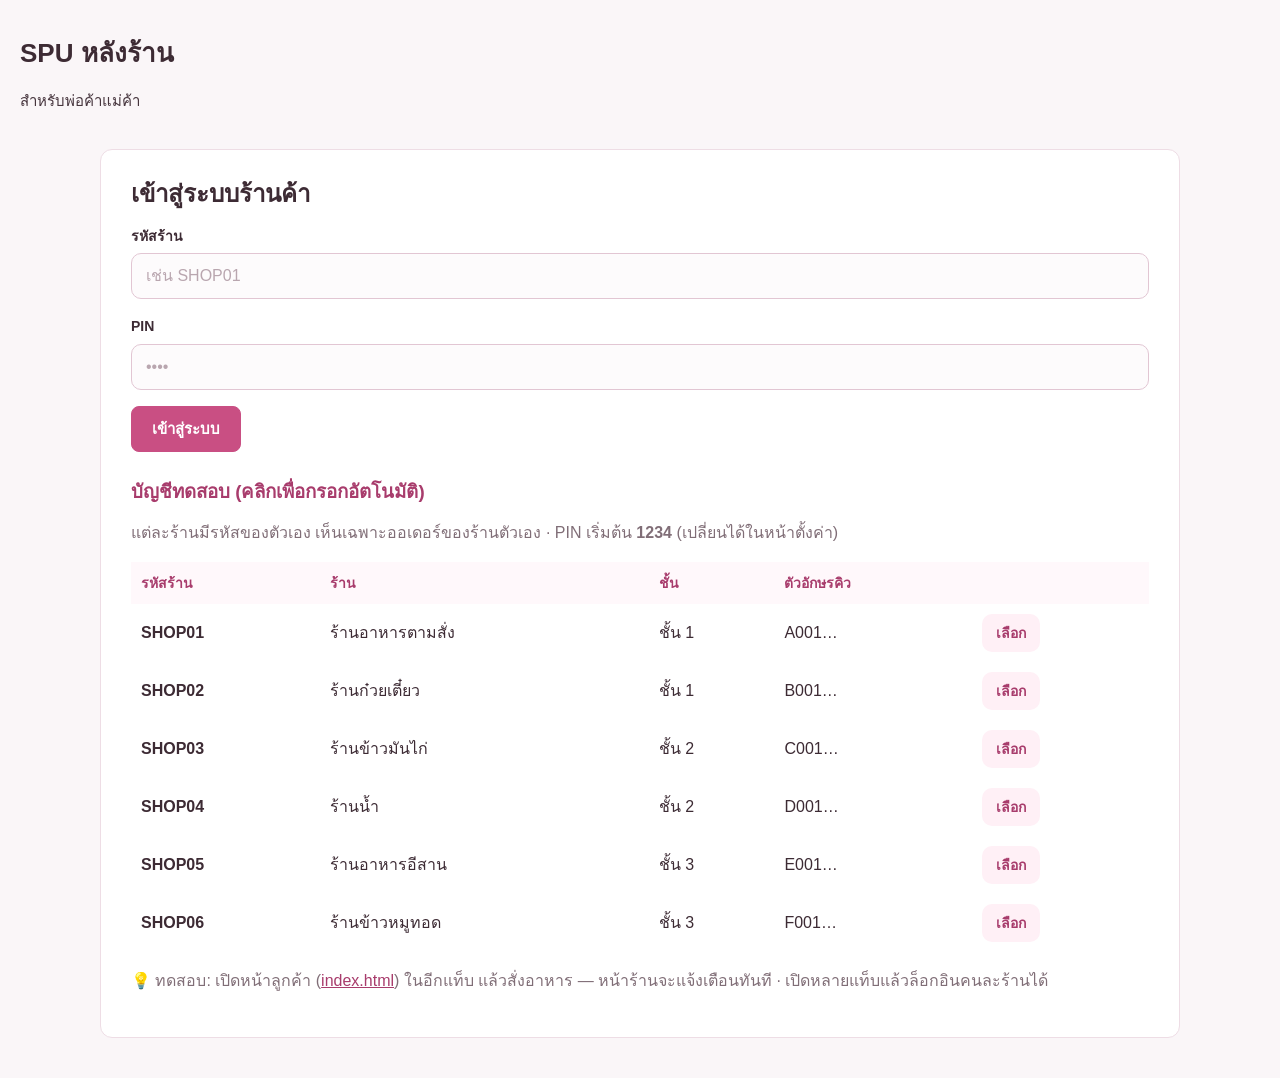
<file: merchant/dashboard.html>
<!DOCTYPE html>
<html lang="th">
<head>
    <meta charset="UTF-8">
    <meta name="viewport" content="width=device-width, initial-scale=1.0">
    <title>ภาพรวม</title>
    <link rel="stylesheet" href="../assets/css/app.css">
    <link rel="stylesheet" href="merchant.css">
</head>
<body>
    <div class="content m-wide">
        <div class="m-title-row">
            <h2>ภาพรวมวันนี้</h2>
            <button class="btn btn-ghost" onclick="createTestOrder()">+ สร้างออเดอร์ทดสอบ</button>
        </div>
        <div class="stat-grid" id="stats"></div>

        <div class="m-title-row">
            <h3 class="m-sub">ต้องจัดการตอนนี้</h3>
            <a href="orders.html">ดูออเดอร์ทั้งหมด →</a>
        </div>
        <div class="order-grid" id="todo"></div>

        <h3 class="m-sub">เมนูขายดีวันนี้</h3>
        <div id="top-menu"></div>
    </div>
    <script src="../assets/js/main.js"></script>
    <script src="merchant.js"></script>
    <script>
        startMerchantPage('dashboard', function () {
            let orders = myOrders();
            let today = orders.filter(function (o) { return isToday(o.createdAt); });
            let count = function (st) { return orders.filter(function (o) { return o.status === st; }).length; };
            let paid = today.filter(function (o) { return o.status === 'done'; });
            let revenue = paid.reduce(function (s, o) { return s + o.total; }, 0);
            let pending = today.filter(function (o) { return ['new', 'cooking', 'ready'].indexOf(o.status) !== -1; })
                .reduce(function (s, o) { return s + o.total; }, 0);
            let prep = today.filter(function (o) { return o.acceptedAt && o.readyAt; })
                .map(function (o) { return (o.readyAt - o.acceptedAt) / 60000; });
            let avgPrep = prep.length ? (prep.reduce(function (a, b) { return a + b; }, 0) / prep.length).toFixed(1) : '-';

            let stat = function (label, value, cls, href) {
                return '<a class="stat ' + (cls || '') + '" href="' + href + '"><span>' + label + '</span><b>' + value + '</b></a>';
            };
            document.getElementById('stats').innerHTML =
                stat('ออเดอร์ใหม่ รอรับ', count('new'), 'stat-new', 'orders.html?status=new') +
                stat('กำลังทำ', count('cooking'), 'stat-cooking', 'orders.html?status=cooking') +
                stat('พร้อมรับ รอลูกค้า', count('ready'), 'stat-ready', 'orders.html?status=ready') +
                stat('ออเดอร์วันนี้', today.length, '', 'orders.html?status=all') +
                stat('ยอดขายวันนี้ (รับเงินแล้ว)', revenue.toLocaleString() + ' ฿', 'stat-money', 'sajes.html') +
                stat('ยอดที่ยังไม่ได้รับเงิน', pending.toLocaleString() + ' ฿', '', 'orders.html') +
                stat('เวลาทำเฉลี่ย', avgPrep + ' นาที', '', 'queue.html');

            let todo = orders.filter(function (o) { return ['new', 'cooking', 'ready'].indexOf(o.status) !== -1; });
            let order = { new: 0, cooking: 1, ready: 2 };
            todo.sort(function (a, b) { return order[a.status] - order[b.status] || a.createdAt - b.createdAt; });
            document.getElementById('todo').innerHTML = todo.length
                ? todo.slice(0, 9).map(orderCard).join('')
                : '<div class="empty">ไม่มีออเดอร์ค้าง 🎉 ลองกด “สร้างออเดอร์ทดสอบ” หรือสั่งจากหน้าลูกค้า</div>';

            let tally = {};
            today.filter(function (o) { return o.status !== 'cancelled'; }).forEach(function (o) {
                o.items.forEach(function (it) { tally[it.name] = (tally[it.name] || 0) + it.quantity; });
            });
            let top = Object.keys(tally).sort(function (a, b) { return tally[b] - tally[a]; }).slice(0, 5);
            let max = top.length ? tally[top[0]] : 1;
            document.getElementById('top-menu').innerHTML = top.length
                ? top.map(function (n) {
                    return '<div class="bar-row"><span>' + esc(n) + '</span><div class="bar"><i style="width:' + (tally[n] / max * 100) + '%"></i></div><b>' + tally[n] + '</b></div>';
                }).join('')
                : '<div class="empty">ยังไม่มียอดขายวันนี้</div>';
        });
    </script>
</body>
</html>
</file>
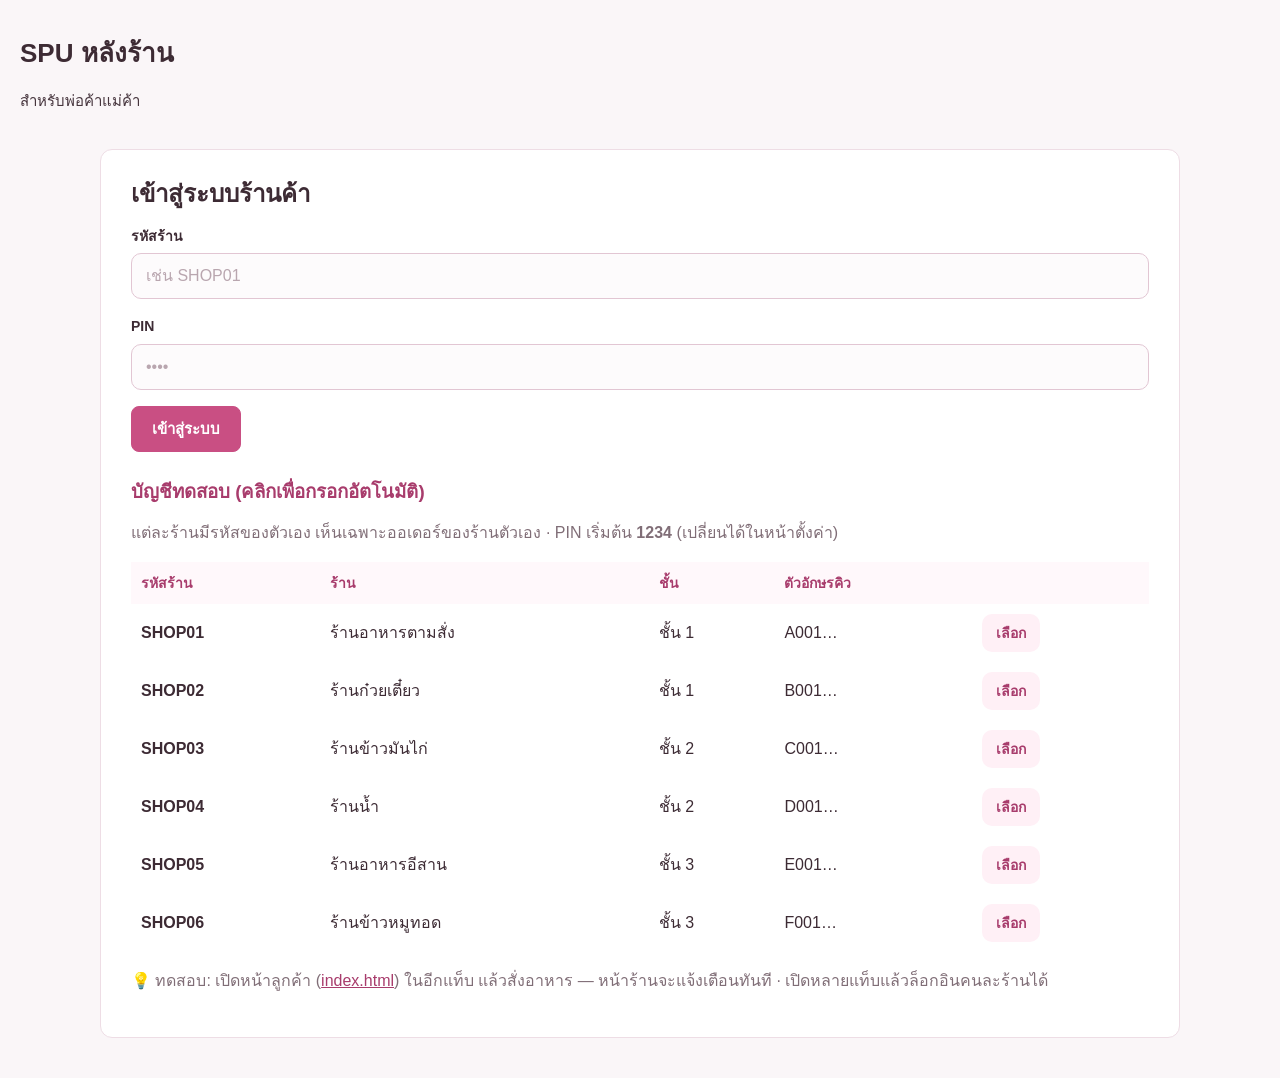
<file: merchant/login.html>
<!DOCTYPE html>
<html lang="th">
<head>
    <meta charset="UTF-8">
    <meta name="viewport" content="width=device-width, initial-scale=1.0">
    <title>เข้าสู่ระบบร้านค้า | SPU สั่งอาหาร</title>
    <link rel="stylesheet" href="../assets/css/app.css">
    <link rel="stylesheet" href="merchant.css">
</head>
<body>
    <div class="header m-header">
        <h1>SPU หลังร้าน</h1>
        <div class="m-store">สำหรับพ่อค้าแม่ค้า</div>
    </div>
    <div class="content">
        <h2>เข้าสู่ระบบร้านค้า</h2>
        <form id="login-form" onsubmit="merchantLogin(event, this)">
            <label>รหัสร้าน</label>
            <input name="code" type="text" placeholder="เช่น SHOP01" autocomplete="username" required>
            <label>PIN</label>
            <input name="pin" type="password" inputmode="numeric" maxlength="6" placeholder="••••" autocomplete="current-password" required>
            <p id="login-error" class="closed-note"></p>
            <button type="submit">เข้าสู่ระบบ</button>
        </form>

        <h3 class="m-sub">บัญชีทดสอบ (คลิกเพื่อกรอกอัตโนมัติ)</h3>
        <p>แต่ละร้านมีรหัสของตัวเอง เห็นเฉพาะออเดอร์ของร้านตัวเอง · PIN เริ่มต้น <b>1234</b> (เปลี่ยนได้ในหน้าตั้งค่า)</p>
        <div class="table-wrap">
            <table class="m-table" id="account-table">
                <thead><tr><th>รหัสร้าน</th><th>ร้าน</th><th>ชั้น</th><th>ตัวอักษรคิว</th><th></th></tr></thead>
                <tbody></tbody>
            </table>
        </div>
        <p>💡 ทดสอบ: เปิดหน้าลูกค้า (<a href="../index.html" target="_blank">index.html</a>) ในอีกแท็บ แล้วสั่งอาหาร — หน้าร้านจะแจ้งเตือนทันที
            · เปิดหลายแท็บแล้วล็อกอินคนละร้านได้</p>
    </div>
    <script src="../assets/js/main.js"></script>
    <script src="login.js"></script>
</body>
</html>
</file>
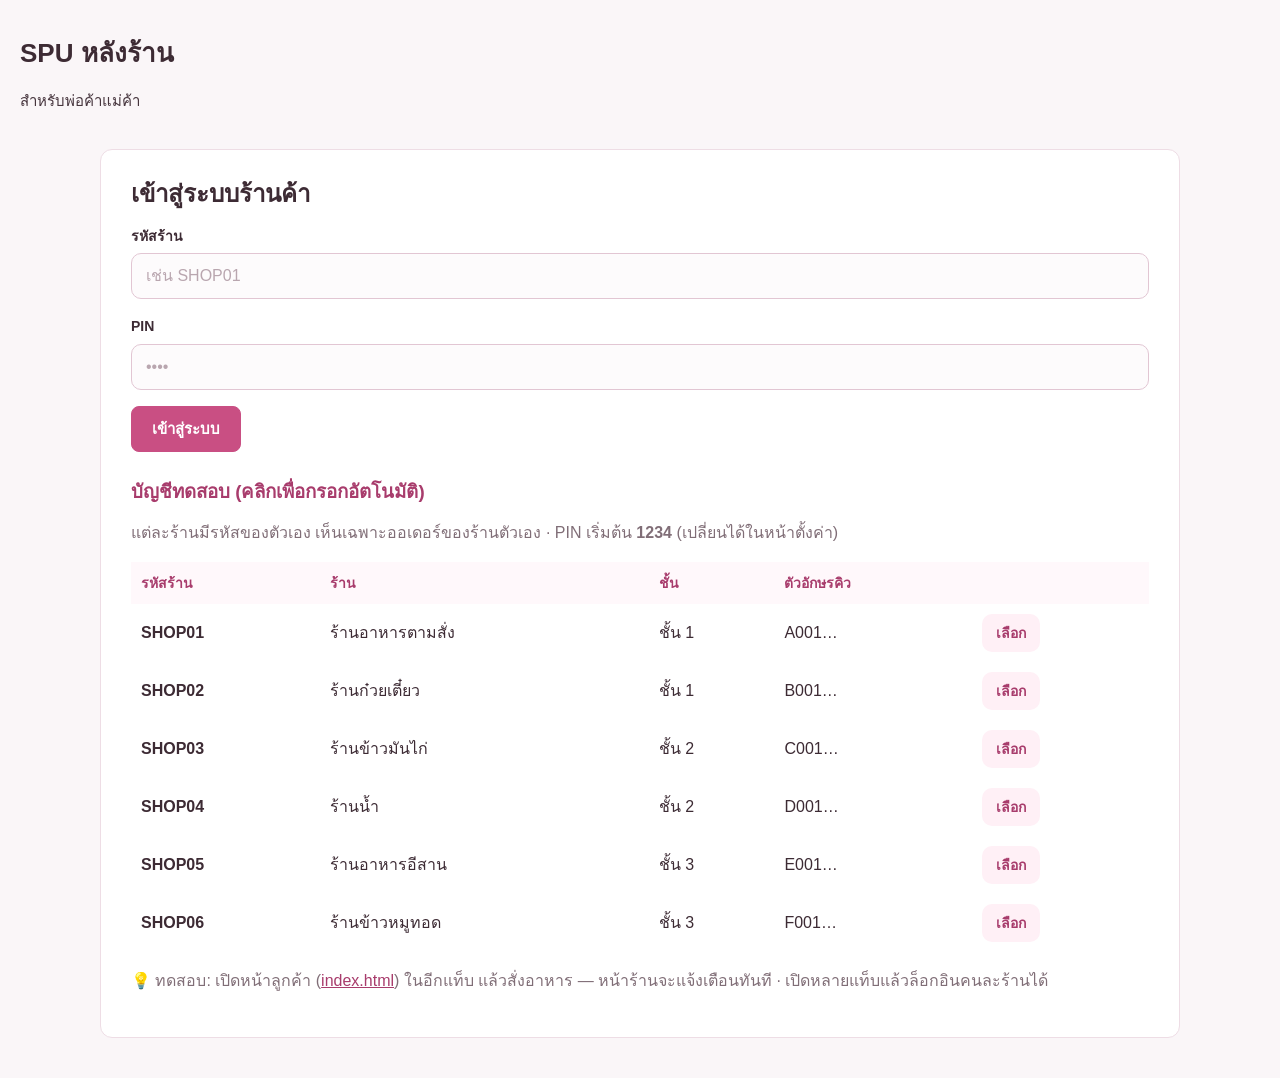
<file: merchant/orders.html>
<!DOCTYPE html>
<html lang="th">
<head>
    <meta charset="UTF-8">
    <meta name="viewport" content="width=device-width, initial-scale=1.0">
    <title>ออเดอร์</title>
    <link rel="stylesheet" href="../assets/css/app.css">
    <link rel="stylesheet" href="merchant.css">
</head>
<body>
    <div class="content m-wide">
        <div class="m-title-row">
            <h2>ออเดอร์</h2>
            <button class="btn btn-ghost" onclick="createTestOrder()">+ สร้างออเดอร์ทดสอบ</button>
        </div>
        <div class="tabs" id="tabs"></div>
        <div class="filter-row">
            <input id="search" type="search" placeholder="ค้นหา เลขคิว / ชื่อ / รหัสนักศึกษา / เมนู">
            <select id="range">
                <option value="today">วันนี้</option>
                <option value="all">ทั้งหมด</option>
            </select>
            <button class="btn btn-main" id="accept-all" onclick="acceptAll()">รับออเดอร์ใหม่ทั้งหมด</button>
        </div>
        <div class="order-grid" id="orders"></div>
    </div>
    <script src="../assets/js/main.js"></script>
    <script src="merchant.js"></script>
    <script>
        let params = new URLSearchParams(location.search);
        let currentTab = params.get('status') || 'active';
        const TABS = [
            ['active', 'ต้องจัดการ', ['new', 'cooking', 'ready']],
            ['new', 'ใหม่', ['new']],
            ['cooking', 'กำลังทำ', ['cooking']],
            ['ready', 'พร้อมรับ', ['ready']],
            ['done', 'รับแล้ว', ['done']],
            ['cancelled', 'ยกเลิก', ['cancelled']],
            ['all', 'ทั้งหมด', ['new', 'cooking', 'ready', 'done', 'cancelled']]
        ];

        function filtered(statuses) {
            let range = document.getElementById('range').value;
            let q = document.getElementById('search').value.trim().toLowerCase();
            return myOrders().filter(function (o) {
                if (statuses.indexOf(o.status) === -1) return false;
                // ออเดอร์ที่ยังค้างอยู่ แสดงเสมอแม้เป็นของเมื่อวาน
                if (range === 'today' && !isToday(o.createdAt) && ['new', 'cooking', 'ready'].indexOf(o.status) === -1) return false;
                if (!q) return true;
                let hay = [o.queue, o.name, o.student].concat(o.items.map(function (i) { return i.name + ' ' + i.note; })).join(' ').toLowerCase();
                return hay.indexOf(q) !== -1;
            });
        }

        function render() {
            let tabHtml = '';
            TABS.forEach(function (t) {
                let n = filtered(t[2]).length;
                tabHtml += '<button class="tab' + (t[0] === currentTab ? ' active' : '') + '" onclick="setTab(\'' + t[0] + '\')">' +
                    t[1] + ' <span>' + n + '</span></button>';
            });
            document.getElementById('tabs').innerHTML = tabHtml;

            let tab = TABS.find(function (t) { return t[0] === currentTab; }) || TABS[0];
            let list = filtered(tab[2]);
            let finished = currentTab === 'done' || currentTab === 'cancelled' || currentTab === 'all';
            // คิวที่ยังค้าง: เก่าสุดก่อน (มาก่อนได้ก่อน) · ที่จบแล้ว: ใหม่สุดก่อน
            list.sort(function (a, b) { return finished ? b.createdAt - a.createdAt : a.createdAt - b.createdAt; });
            document.getElementById('orders').innerHTML = list.length
                ? list.map(orderCard).join('')
                : '<div class="empty">ไม่มีออเดอร์ในหมวดนี้</div>';
            document.getElementById('accept-all').style.display =
                myOrders().some(function (o) { return o.status === 'new'; }) ? '' : 'none';
        }

        function setTab(t) {
            currentTab = t;
            history.replaceState(null, '', '?status=' + t);
            render();
        }

        function acceptAll() {
            let orders = loadOrders();
            let n = 0;
            orders.forEach(function (o) {
                if (o.storeId === myStore.id && o.status === 'new') {
                    o.status = 'cooking'; o.acceptedAt = Date.now(); o.updatedAt = Date.now(); n++;
                }
            });
            if (!n || !confirm('รับออเดอร์ใหม่ทั้งหมด ' + n + ' รายการ?')) return;
            saveOrders(orders);
            refreshAll();
        }

        document.getElementById('search').oninput = render;
        document.getElementById('range').onchange = render;
        startMerchantPage('orders', function (changed) {
            if (changed.orders || changed.first || changed.data) render();
        });
    </script>
</body>
</html>
</file>
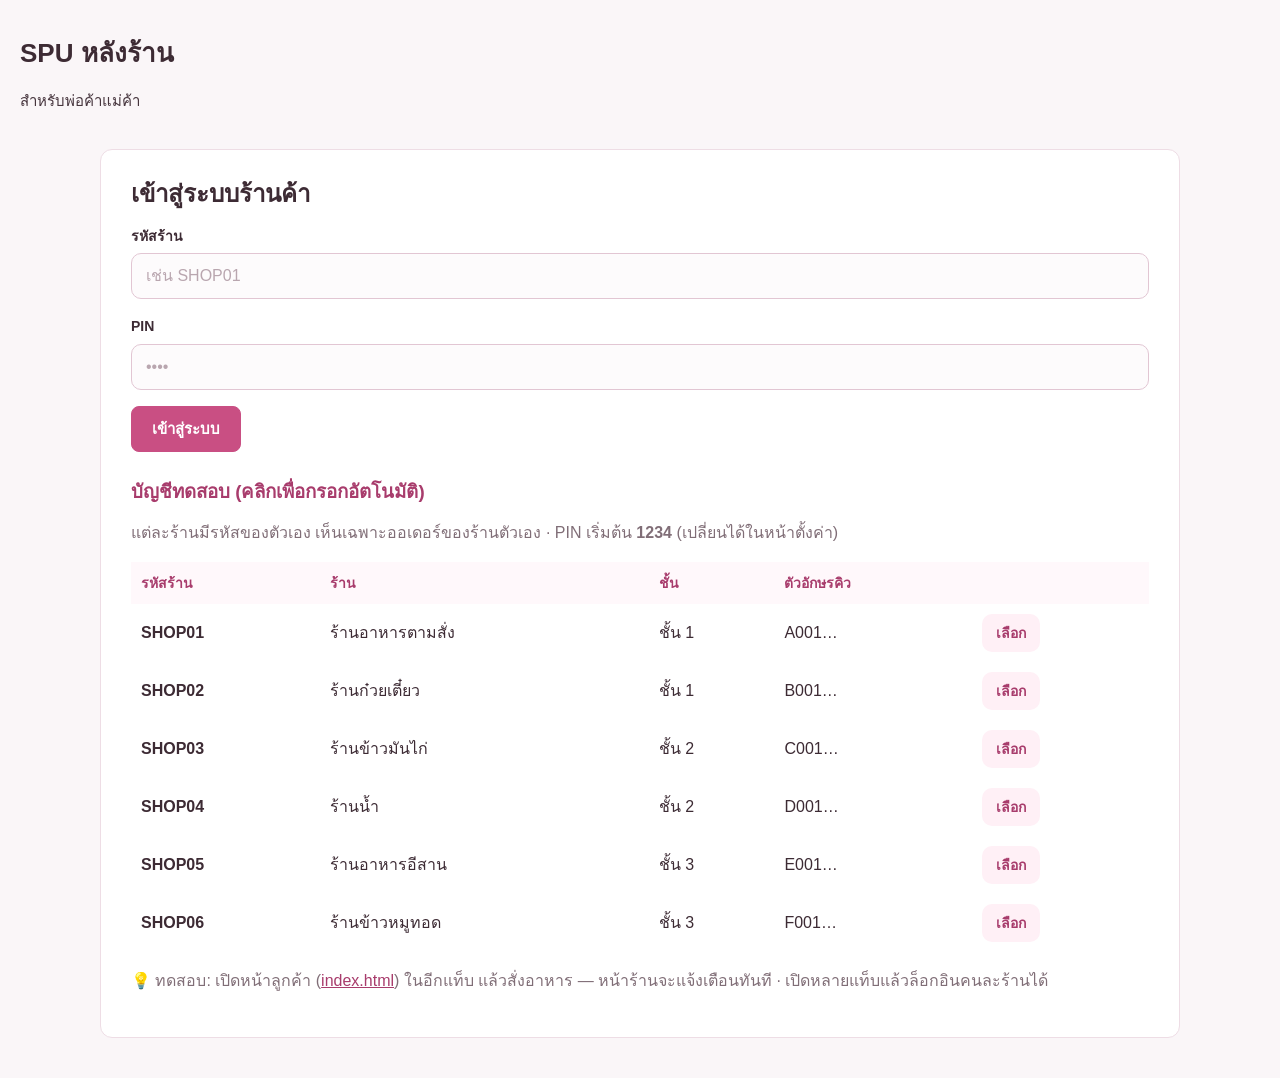
<file: merchant/products.html>
<!DOCTYPE html>
<html lang="th">
<head>
    <meta charset="UTF-8">
    <meta name="viewport" content="width=device-width, initial-scale=1.0">
    <title>เมนู/สินค้า</title>
    <link rel="stylesheet" href="../assets/css/app.css">
    <link rel="stylesheet" href="merchant.css">
</head>
<body>
    <div class="content m-wide">
        <h2>เมนู / สินค้า</h2>
        <p>กด “หมด” เพื่อปิดเมนูชั่วคราว ลูกค้าจะเห็นว่าหมดและสั่งไม่ได้ · แก้ชื่อ/ราคาแล้วกดบันทึก</p>
        <div class="table-wrap">
            <table class="m-table" id="menu-table">
                <thead><tr><th>รูป</th><th>ชื่อเมนู</th><th>ราคา (บาท)</th><th>ขายวันนี้</th><th>สถานะ</th><th></th></tr></thead>
                <tbody></tbody>
            </table>
        </div>

        <h3 class="m-sub">เพิ่มเมนูใหม่</h3>
        <form class="m-form inline" onsubmit="addMenu(event, this)">
            <label>ชื่อเมนู<input name="name" required maxlength="60" placeholder="เช่น ข้าวไข่เจียว"></label>
            <label>ราคา<input name="price" type="number" min="0" step="1" required placeholder="40"></label>
            <label class="grow">ลิงก์รูป (ไม่ใส่ก็ได้)<input name="image" type="url" placeholder="https://..."></label>
            <button class="btn btn-main" type="submit">+ เพิ่มเมนู</button>
        </form>
    </div>
    <script src="../assets/js/main.js"></script>
    <script src="merchant.js"></script>
    <script>
        function soldToday() {
            let tally = {};
            myOrders().filter(function (o) { return isToday(o.createdAt) && o.status !== 'cancelled'; }).forEach(function (o) {
                o.items.forEach(function (it) { tally[it.menuId || it.name] = (tally[it.menuId || it.name] || 0) + it.quantity; });
            });
            return tally;
        }

        function render() {
            let sold = soldToday();
            let rows = '';
            myStore.menus.forEach(function (m) {
                let on = m.available !== false;
                rows += '<tr class="' + (on ? '' : 'row-off') + '">';
                rows += '<td>' + (m.image ? '<img class="thumb" src="' + esc(m.image) + '" alt="">' : '<div class="thumb none">ไม่มีรูป</div>') + '</td>';
                rows += '<td><input id="name-' + m.id + '" value="' + esc(m.name) + '" maxlength="60"></td>';
                rows += '<td><input id="price-' + m.id + '" type="number" min="0" value="' + m.price + '" class="w-price"></td>';
                rows += '<td>' + (sold[m.id] || sold[m.name] || 0) + '</td>';
                rows += '<td><button class="btn ' + (on ? 'btn-on' : 'btn-off') + '" onclick="toggleMenu(' + m.id + ')">' + (on ? 'พร้อมขาย' : 'หมด') + '</button></td>';
                rows += '<td class="nowrap"><button class="btn btn-main" onclick="saveMenu(' + m.id + ')">บันทึก</button> ';
                rows += '<button class="btn btn-ghost" onclick="deleteMenu(' + m.id + ')">ลบ</button></td></tr>';
            });
            if (!rows) rows = '<tr><td colspan="6" class="empty">ยังไม่มีเมนู</td></tr>';
            document.querySelector('#menu-table tbody').innerHTML = rows;
        }

        function findMenu(id) { return myStore.menus.find(function (m) { return m.id === id; }); }

        function toggleMenu(id) {
            let m = findMenu(id);
            m.available = m.available === false;
            saveFoodData();
            showToast(esc(m.name) + (m.available ? ' พร้อมขายแล้ว' : ' ตั้งเป็น “หมด” แล้ว'), m.available ? 'ok' : 'bad');
            refreshAll();
        }

        function saveMenu(id) {
            let m = findMenu(id);
            let name = document.getElementById('name-' + id).value.trim();
            let price = Number(document.getElementById('price-' + id).value);
            if (!name || !(price >= 0)) { alert('กรุณากรอกชื่อและราคาให้ถูกต้อง'); return; }
            m.name = name;
            m.price = Math.round(price);
            saveFoodData();
            showToast('บันทึก ' + esc(name) + ' แล้ว', 'ok');
            refreshAll();
        }

        function deleteMenu(id) {
            let m = findMenu(id);
            if (!confirm('ลบเมนู “' + m.name + '” ?')) return;
            myStore.menus.splice(myStore.menus.indexOf(m), 1);
            saveFoodData();
            refreshAll();
        }

        function addMenu(event, form) {
            event.preventDefault();
            let maxId = 0;
            allStores().forEach(function (s) { s.menus.forEach(function (m) { if (m.id > maxId) maxId = m.id; }); });
            myStore.menus.push({
                id: maxId + 1,
                name: form.elements.name.value.trim(),
                price: Math.round(Number(form.elements.price.value)),
                image: form.elements.image.value.trim(),
                available: true
            });
            saveFoodData();
            form.reset();
            showToast('เพิ่มเมนูแล้ว', 'ok');
            refreshAll();
        }

        startMerchantPage('products', function (changed) {
            // ไม่วาดตารางใหม่ระหว่างที่กำลังพิมพ์แก้ไข
            let typing = document.activeElement && document.activeElement.closest && document.activeElement.closest('#menu-table');
            if (changed.first || changed.data || (changed.orders && !typing)) render();
        });
    </script>
</body>
</html>
</file>
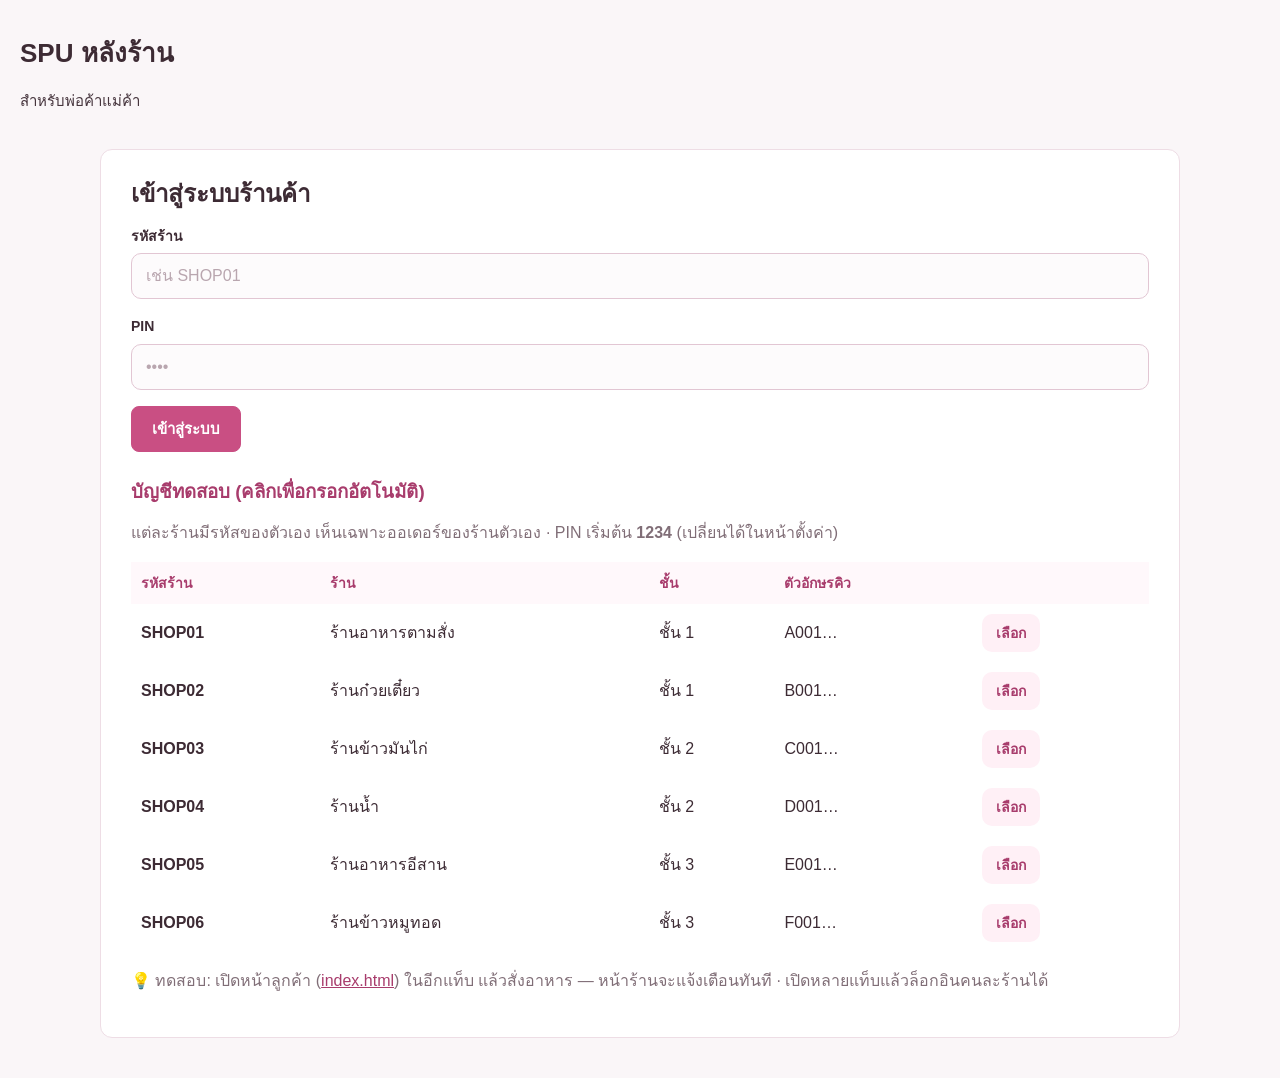
<file: merchant/queue.html>
<!DOCTYPE html>
<html lang="th">
<head>
    <meta charset="UTF-8">
    <meta name="viewport" content="width=device-width, initial-scale=1.0">
    <title>คิว</title>
    <link rel="stylesheet" href="../assets/css/app.css">
    <link rel="stylesheet" href="merchant.css">
</head>
<body>
    <div class="content m-wide" id="queue-page">
        <div class="m-title-row">
            <h2>ระบบคิว</h2>
            <div class="btn-row">
                <button class="btn btn-ghost" onclick="createTestOrder()">+ ออเดอร์ทดสอบ</button>
                <button class="btn btn-ghost" onclick="toggleTv()" id="tv-btn">🖥 จอเรียกคิว (เต็มจอ)</button>
            </div>
        </div>
        <div class="btn-row big-actions">
            <button class="btn btn-main" onclick="acceptNext()">① รับคิวถัดไป</button>
            <button class="btn btn-main" onclick="callNext()">② เรียกคิวถัดไป (ทำเสร็จ)</button>
            <button class="btn btn-main" onclick="finishOldest()">③ ปิดคิวที่ลูกค้ารับแล้ว</button>
        </div>
        <p id="queue-info"></p>
        <div class="board">
            <div class="board-col col-new"><h3>รอรับออเดอร์ <span id="n-new"></span></h3><div id="col-new"></div></div>
            <div class="board-col col-cooking"><h3>กำลังทำ <span id="n-cooking"></span></h3><div id="col-cooking"></div></div>
            <div class="board-col col-ready"><h3>📢 เรียกรับอาหาร <span id="n-ready"></span></h3><div id="col-ready"></div></div>
        </div>
    </div>

    <!-- จอแสดงคิวสำหรับหันให้ลูกค้าดู -->
    <div id="tv" class="tv" hidden>
        <div class="tv-head"><b id="tv-store"></b><span>คลิกเพื่อออกจากโหมดจอ</span></div>
        <div class="tv-body">
            <div><h2>📢 เชิญรับอาหาร</h2><div id="tv-ready" class="tv-nums"></div></div>
            <div><h2>กำลังทำ</h2><div id="tv-cooking" class="tv-nums small"></div></div>
        </div>
    </div>
    <script src="../assets/js/main.js"></script>
    <script src="merchant.js"></script>
    <script>
        function active(st) {
            return myOrders().filter(function (o) { return o.status === st; })
                .sort(function (a, b) { return a.createdAt - b.createdAt; });
        }

        function ticket(o) {
            let qty = o.items.reduce(function (s, it) { return s + it.quantity; }, 0);
            let h = '<div class="ticket">';
            h += '<div class="t-num">' + esc(o.queue) + '</div>';
            h += '<div class="t-info">' + esc(o.name || o.student) + ' · ' + qty + ' รายการ · <span data-ago="' + o.createdAt + '"></span>';
            h += '<div class="t-items">' + o.items.map(function (it) {
                return it.quantity + '× ' + esc(it.name) + (it.note ? ' <i>(' + esc(it.note) + ')</i>' : '');
            }).join('<br>') + '</div></div>';
            h += '<div class="t-actions">' + orderButtons(o) + '</div></div>';
            return h;
        }

        function render() {
            ['new', 'cooking', 'ready'].forEach(function (st) {
                let list = active(st);
                document.getElementById('n-' + st).textContent = '(' + list.length + ')';
                document.getElementById('col-' + st).innerHTML = list.length ? list.map(ticket).join('') : '<div class="empty">—</div>';
            });
            let cfg = myConfig();
            let waiting = active('new').length + active('cooking').length;
            document.getElementById('queue-info').innerHTML =
                'คิววันนี้ออกไปแล้ว <b>' + (cfg.queueDate === dateKey(Date.now()) ? cfg.queueNumber : 0) + '</b> คิว · ' +
                'คิวถัดไปจะเป็น <b>' + esc(cfg.prefix) + String((cfg.queueDate === dateKey(Date.now()) ? cfg.queueNumber : 0) + 1).padStart(3, '0') + '</b> · ' +
                'ค้างอยู่ <b>' + waiting + '</b> คิว';

            document.getElementById('tv-store').textContent = myStore.name + ' · ' + myStore.floorName;
            document.getElementById('tv-ready').innerHTML = active('ready').map(function (o) { return '<span>' + esc(o.queue) + '</span>'; }).join('') || '<em>—</em>';
            document.getElementById('tv-cooking').innerHTML = active('cooking').concat(active('new')).map(function (o) { return '<span>' + esc(o.queue) + '</span>'; }).join('') || '<em>—</em>';
        }

        function first(st) { return active(st)[0]; }
        function acceptNext() { let o = first('new'); o ? orderAction('accept', o.id) : showToast('ไม่มีคิวรอรับ'); }
        function callNext() { let o = first('cooking'); o ? orderAction('ready', o.id) : showToast('ไม่มีคิวที่กำลังทำ'); }
        function finishOldest() { let o = first('ready'); o ? orderAction('done', o.id) : showToast('ไม่มีคิวที่รอลูกค้ารับ'); }

        function toggleTv() {
            let tv = document.getElementById('tv');
            tv.hidden = !tv.hidden;
            if (!tv.hidden && tv.requestFullscreen) tv.requestFullscreen().catch(function () {});
            if (tv.hidden && document.fullscreenElement) document.exitFullscreen();
        }
        document.getElementById('tv').onclick = toggleTv;

        startMerchantPage('queue', render);
    </script>
</body>
</html>
</file>
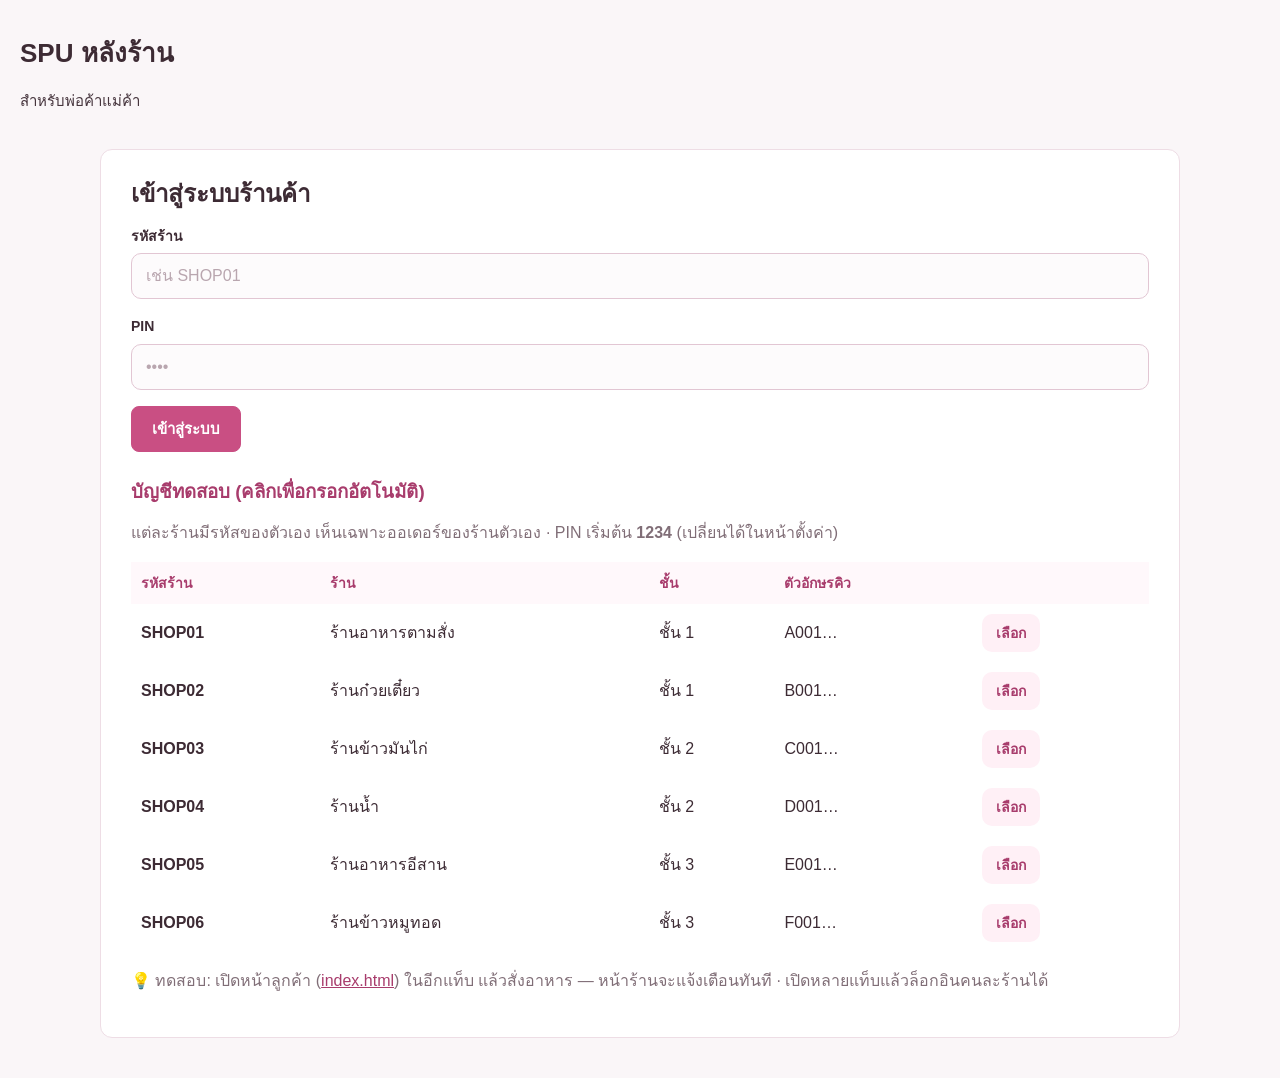
<file: merchant/sajes.html>
<!DOCTYPE html>
<html lang="th">
<head>
    <meta charset="UTF-8">
    <meta name="viewport" content="width=device-width, initial-scale=1.0">
    <title>ยอดขาย</title>
    <link rel="stylesheet" href="../assets/css/app.css">
    <link rel="stylesheet" href="merchant.css">
</head>
<body>
    <div class="content m-wide">
        <div class="m-title-row">
            <h2>ยอดขาย</h2>
            <div class="btn-row">
                <select id="range">
                    <option value="1">วันนี้</option>
                    <option value="7">7 วันล่าสุด</option>
                    <option value="30">30 วันล่าสุด</option>
                    <option value="0">ทั้งหมด</option>
                </select>
                <button class="btn btn-ghost" onclick="exportCsv()">⬇ ดาวน์โหลด CSV</button>
            </div>
        </div>
        <p>นับยอดขายจากออเดอร์ที่ “ลูกค้ารับแล้ว” (ชำระเงินที่ร้าน)</p>
        <div class="stat-grid" id="stats"></div>

        <div class="two-col">
            <div>
                <h3 class="m-sub">เมนูขายดี</h3>
                <div class="table-wrap"><table class="m-table" id="menu-sales">
                    <thead><tr><th>เมนู</th><th>จำนวน</th><th>ยอดเงิน</th></tr></thead><tbody></tbody>
                </table></div>
            </div>
            <div>
                <h3 class="m-sub">ยอดขายรายชั่วโมง</h3>
                <div id="hours"></div>
            </div>
        </div>

        <h3 class="m-sub">รายการออเดอร์ที่ขายแล้ว</h3>
        <div class="table-wrap"><table class="m-table" id="order-table">
            <thead><tr><th>วันที่</th><th>เวลา</th><th>คิว</th><th>ลูกค้า</th><th>รายการ</th><th>ยอด</th></tr></thead><tbody></tbody>
        </table></div>
    </div>
    <script src="../assets/js/main.js"></script>
    <script src="merchant.js"></script>
    <script>
        function inRange(o) {
            let days = Number(document.getElementById('range').value);
            if (days === 0) return true;
            let start = new Date(); start.setHours(0, 0, 0, 0);
            start.setDate(start.getDate() - (days - 1));
            return o.createdAt >= start.getTime();
        }

        function sold() {
            return myOrders().filter(function (o) { return o.status === 'done' && inRange(o); })
                .sort(function (a, b) { return b.createdAt - a.createdAt; });
        }

        function render() {
            let all = myOrders().filter(inRange);
            let done = sold();
            let revenue = done.reduce(function (s, o) { return s + o.total; }, 0);
            let cancelled = all.filter(function (o) { return o.status === 'cancelled'; });
            let items = done.reduce(function (s, o) { return s + o.items.reduce(function (a, it) { return a + it.quantity; }, 0); }, 0);
            let stat = function (label, value, cls) { return '<div class="stat ' + (cls || '') + '"><span>' + label + '</span><b>' + value + '</b></div>'; };
            document.getElementById('stats').innerHTML =
                stat('ยอดขาย', revenue.toLocaleString() + ' ฿', 'stat-money') +
                stat('ออเดอร์ที่ขายแล้ว', done.length) +
                stat('จำนวนจานที่ขาย', items) +
                stat('เฉลี่ยต่อออเดอร์', (done.length ? Math.round(revenue / done.length) : 0) + ' ฿') +
                stat('ยกเลิก', cancelled.length + ' (' + cancelled.reduce(function (s, o) { return s + o.total; }, 0) + ' ฿)', 'stat-new');

            let menus = {};
            done.forEach(function (o) {
                o.items.forEach(function (it) {
                    let m = menus[it.name] = menus[it.name] || { qty: 0, money: 0 };
                    m.qty += it.quantity; m.money += it.price * it.quantity;
                });
            });
            let names = Object.keys(menus).sort(function (a, b) { return menus[b].money - menus[a].money; });
            document.querySelector('#menu-sales tbody').innerHTML = names.length
                ? names.map(function (n) { return '<tr><td>' + esc(n) + '</td><td>' + menus[n].qty + '</td><td>' + menus[n].money.toLocaleString() + '</td></tr>'; }).join('')
                : '<tr><td colspan="3" class="empty">ยังไม่มียอดขาย</td></tr>';

            let hours = {};
            done.forEach(function (o) { let h = new Date(o.createdAt).getHours(); hours[h] = (hours[h] || 0) + o.total; });
            let keys = Object.keys(hours).map(Number).sort(function (a, b) { return a - b; });
            let max = Math.max.apply(null, keys.map(function (k) { return hours[k]; }).concat([1]));
            document.getElementById('hours').innerHTML = keys.length
                ? keys.map(function (k) {
                    return '<div class="bar-row"><span>' + String(k).padStart(2, '0') + ':00</span><div class="bar"><i style="width:' + (hours[k] / max * 100) + '%"></i></div><b>' + hours[k].toLocaleString() + '</b></div>';
                }).join('')
                : '<div class="empty">ยังไม่มีข้อมูล</div>';

            document.querySelector('#order-table tbody').innerHTML = done.length
                ? done.slice(0, 200).map(function (o) {
                    return '<tr><td>' + new Date(o.createdAt).toLocaleDateString('th-TH') + '</td><td>' + timeText(o.createdAt) + '</td><td><b>' + esc(o.queue) +
                        '</b></td><td>' + esc(o.name || o.student) + '</td><td>' + o.items.map(function (it) { return it.quantity + '× ' + esc(it.name); }).join(', ') +
                        '</td><td>' + o.total + '</td></tr>';
                }).join('')
                : '<tr><td colspan="6" class="empty">ยังไม่มีออเดอร์ที่ขายแล้ว</td></tr>';
        }

        function exportCsv() {
            let rows = [['วันที่', 'เวลา', 'คิว', 'ชื่อ', 'รหัสนักศึกษา', 'เมนู', 'จำนวน', 'ราคา', 'รวม']];
            sold().forEach(function (o) {
                o.items.forEach(function (it) {
                    rows.push([dateKey(o.createdAt), timeText(o.createdAt), o.queue, o.name, o.student, it.name, it.quantity, it.price, it.price * it.quantity]);
                });
            });
            let csv = '﻿' + rows.map(function (r) {
                return r.map(function (c) { return '"' + String(c == null ? '' : c).replace(/"/g, '""') + '"'; }).join(',');
            }).join('\n');
            let a = document.createElement('a');
            a.href = URL.createObjectURL(new Blob([csv], { type: 'text/csv;charset=utf-8' }));
            a.download = 'sales-' + myConfig().code + '-' + dateKey(Date.now()) + '.csv';
            a.click();
        }

        document.getElementById('range').onchange = render;
        startMerchantPage('sales', render);
    </script>
</body>
</html>
</file>
<file: assets/css/app.css>
/* =====================================
   SPU FOOD ORDERING — หน้าลูกค้า
   โทนสีชมพูเดิม ดีไซน์เรียบ ใช้งานจริง
===================================== */

:root {
    --pink: #e879a8;
    --pink-dark: #c94f83;
    --pink-deep: #a83c6c;
    --pink-soft: #fff0f6;
    --pink-pale: #fff8fb;
    --accent: #f4a6c4;
    --text: #3d2b34;
    --muted: #806e77;
    --line: #eedde5;
    --line-strong: #e2c6d3;
    --page: #faf6f8;
    --white: #ffffff;
    --green: #1f7a43;
    --red: #b42318;
    --max: 1080px;
    --font: 'Sarabun', Tahoma, sans-serif;
    --font-head: 'Prompt', 'Sarabun', Tahoma, sans-serif;
}

* { box-sizing: border-box; }

body {
    margin: 0;
    min-height: 100vh;
    display: flex;
    flex-direction: column;
    color: var(--text);
    background: var(--page);
    font-family: var(--font);
    font-size: 16px;
    line-height: 1.6;
}

h1, h2, h3 { font-family: var(--font-head); font-weight: 600; line-height: 1.3; }
button, input, select, textarea { font-family: inherit; }
.muted { color: var(--muted); }
.error { min-height: 20px; margin: 10px 0 0; color: var(--red) !important; font-size: 14px; }

/* ---------- โลโก้ ---------- */
.brand {
    display: inline-flex;
    align-items: center;
    gap: 10px;
    color: var(--text);
    text-decoration: none;
}
.brand-mark {
    display: inline-flex;
    align-items: center;
    justify-content: center;
    flex-shrink: 0;
    width: 40px;
    height: 40px;
    color: white;
    background: var(--pink-dark);
    border-radius: 9px;
    font-family: var(--font-head);
    font-size: 14px;
    font-weight: 700;
    letter-spacing: 0.5px;
}
.brand-mark.lg { width: 64px; height: 64px; border-radius: 14px; font-size: 21px; }
.brand-text b { display: block; color: var(--text); font-family: var(--font-head); font-size: 17px; line-height: 1.15; }
.brand-text small { display: block; color: var(--muted); font-size: 12px; }

/* ---------- หัวเว็บ ---------- */
.site-header {
    position: sticky;
    top: 0;
    z-index: 20;
    background: white;
    border-bottom: 1px solid var(--line);
}
.site-header .bar {
    display: flex;
    align-items: center;
    justify-content: space-between;
    gap: 16px;
    max-width: var(--max);
    margin: 0 auto;
    padding: 0 20px;
    min-height: 64px;
}
.nav { display: flex; align-items: stretch; align-self: stretch; flex-wrap: wrap; gap: 2px; }
.nav a {
    display: inline-flex;
    align-items: center;
    gap: 6px;
    padding: 0 14px;
    color: var(--muted);
    border-bottom: 2px solid transparent;
    font-size: 15px;
    font-weight: 600;
    text-decoration: none;
}
.nav a:hover { color: var(--text); }
.nav a.active { color: var(--pink-deep); border-bottom-color: var(--pink-dark); }
.nav .count {
    min-width: 20px;
    padding: 0 6px;
    color: white;
    background: var(--pink-dark);
    border-radius: 10px;
    font-size: 12px;
    line-height: 19px;
    text-align: center;
}
.nav button {
    align-self: center;
    margin-left: 10px;
    padding: 7px 14px;
    color: var(--text);
    background: white;
    border: 1px solid var(--line-strong);
    border-radius: 8px;
    font-size: 14px;
    cursor: pointer;
}
.nav button:hover { border-color: var(--pink-dark); color: var(--pink-deep); }

/* ---------- ขั้นตอนการสั่ง ---------- */
.steps {
    display: flex;
    flex-wrap: wrap;
    gap: 0;
    max-width: var(--max);
    margin: 20px auto 0;
    padding: 0 20px;
    list-style: none;
    font-size: 14px;
}
.steps li { display: flex; align-items: center; color: var(--muted); }
.steps li + li::before { content: ""; width: 28px; height: 1px; margin: 0 10px; background: var(--line-strong); }
.steps li span {
    display: inline-flex;
    align-items: center;
    justify-content: center;
    width: 22px;
    height: 22px;
    margin-right: 7px;
    border: 1px solid var(--line-strong);
    border-radius: 50%;
    font-size: 12px;
    font-weight: 700;
}
.steps li.done { color: var(--text); }
.steps li.done span { color: var(--pink-dark); border-color: var(--pink-dark); }
.steps li.now { color: var(--pink-deep); font-weight: 700; }
.steps li.now span { color: white; background: var(--pink-dark); border-color: var(--pink-dark); }

/* ---------- เนื้อหา ---------- */
.content {
    width: calc(100% - 40px);
    max-width: var(--max);
    margin: 16px auto 40px;
    padding: 28px 30px;
    background: white;
    border: 1px solid var(--line);
    border-radius: 12px;
}
.page-head { margin-bottom: 22px; padding-bottom: 18px; border-bottom: 1px solid var(--line); }
.content h2 { margin: 0; color: var(--text); font-size: 24px; }
.page-head p { margin: 6px 0 0; }
.content p { color: var(--muted); }
.greet { margin: 0 0 2px !important; color: var(--pink-deep) !important; font-weight: 600; }

.content button,
.content input[type="submit"] {
    padding: 10px 20px;
    color: white;
    background: var(--pink-dark);
    border: 1px solid var(--pink-dark);
    border-radius: 8px;
    font-size: 15px;
    font-weight: 600;
    cursor: pointer;
    transition: background 0.15s;
}
.content button:hover { background: var(--pink-deep); border-color: var(--pink-deep); }
.content button:disabled { opacity: 0.45; cursor: not-allowed; }
.content button:focus-visible, .nav a:focus-visible, .nav button:focus-visible { outline: 2px solid var(--pink); outline-offset: 2px; }

.content a { color: var(--pink-deep); }
#back-link, .back-link {
    display: inline-block;
    margin-bottom: 14px;
    color: var(--muted);
    font-size: 14px;
    text-decoration: none;
}
#back-link:hover, .back-link:hover { color: var(--pink-deep); text-decoration: underline; }

/* ---------- เข้าสู่ระบบ ---------- */
.auth-page { background: #fdf9fb; }
.login-layout { display: grid; grid-template-columns: 5fr 6fr; flex: 1; min-height: 100vh; }
.login-brand {
    display: flex;
    flex-direction: column;
    justify-content: space-between;
    padding: 56px 60px;
    color: var(--text);
    background: #f9e9f0;
    border-right: 1px solid var(--line);
}
.login-brand h1 { margin: 26px 0 12px; color: var(--pink-deep); font-size: 32px; line-height: 1.35; }
.login-brand .tagline { max-width: 380px; margin: 0; color: var(--muted); font-size: 16px; }
.features { max-width: 380px; margin: 40px 0 0; padding: 0; list-style: none; }
.features li {
    position: relative;
    padding: 12px 0 12px 22px;
    border-top: 1px solid #efd3df;
}
.features li::before {
    content: "";
    position: absolute;
    left: 2px;
    top: 21px;
    width: 8px;
    height: 8px;
    background: var(--pink);
    border-radius: 50%;
}
.features b { display: block; font-weight: 600; }
.features small { color: var(--muted); }
.login-brand .brand-foot { margin: 40px 0 0; color: var(--muted); font-size: 13px; }

.login-panel { display: flex; align-items: center; justify-content: center; padding: 48px 24px; }
.auth-card.content {
    width: 100%;
    max-width: 440px;
    margin: 0;
    padding: 34px 34px 28px;
    background: white;
    border: 1px solid var(--line);
    border-radius: 16px;
    box-shadow: 0 1px 2px rgba(61,43,52,0.04), 0 12px 32px rgba(61,43,52,0.06);
}
.auth-card .brand { margin-bottom: 26px; }
.auth-card h2 { font-size: 24px; }
.auth-card > .muted { margin: 6px 0 4px; font-size: 15px; }

/* ช่องกรอกในหน้าเข้าสู่ระบบ / สมัคร */
#login-form label, .field label { display: block; margin: 16px 0 6px; color: var(--text); font-size: 14px; font-weight: 600; }
.optional { color: var(--muted); font-weight: 400; }
#login-form input, .form-stack input {
    width: 100%;
    height: 46px;
    padding: 0 14px;
    color: var(--text);
    background: #fdfbfc;
    border: 1px solid var(--line-strong);
    border-radius: 10px;
    outline: none;
    font-size: 16px;
    transition: border-color 0.15s, box-shadow 0.15s, background 0.15s;
}
#login-form input::placeholder, .form-stack input::placeholder { color: #b9a6af; }
#login-form input:hover, .form-stack input:hover { border-color: #d6b3c3; }
#login-form input:focus, .form-stack input:focus { background: white; border-color: var(--pink-dark); box-shadow: 0 0 0 3px rgba(201,79,131,0.13); }

.pass-wrap { position: relative; }
.pass-wrap input { padding-right: 64px !important; }
.content .pass-toggle {
    position: absolute;
    top: 50%;
    right: 6px;
    transform: translateY(-50%);
    padding: 5px 9px;
    color: var(--muted);
    background: transparent;
    border: none;
    border-radius: 6px;
    font-size: 13px;
    font-weight: 600;
}
.content .pass-toggle:hover { color: var(--pink-deep); background: var(--pink-soft); border: none; }

.field-row { display: grid; grid-template-columns: 1fr 1fr; gap: 0 14px; }
.field-error { display: block; min-height: 0; margin-top: 5px; color: var(--red); font-size: 13px; }
.field-error:empty { display: none; }
.field.invalid input { border-color: #e59a92; background: #fffafa; }
.field.invalid input:focus { box-shadow: 0 0 0 3px rgba(180,35,24,0.12); }
.field-error a, .error a { color: var(--pink-deep); font-weight: 600; }

.content .btn-submit { width: 100%; height: 48px; margin-top: 24px; border-radius: 10px; font-size: 16px; }

.auth-switch { margin: 18px 0 0 !important; text-align: center; font-size: 15px; }
.auth-switch a { font-weight: 700; text-decoration: none; }
.auth-switch a:hover { text-decoration: underline; }
.shop-links {
    display: flex;
    align-items: center;
    justify-content: center;
    flex-wrap: wrap;
    gap: 6px 14px;
    margin-top: 22px;
    padding-top: 18px;
    border-top: 1px solid var(--line);
    font-size: 14px;
}
.shop-links span { color: var(--muted); }
.shop-links a { color: var(--pink-deep); text-decoration: none; font-weight: 600; }
.shop-links a:hover { text-decoration: underline; }
.shop-links a + a::before { content: "·"; margin-right: 14px; color: var(--line-strong); }

.welcome-note {
    margin: 0 0 18px !important;
    padding: 12px 16px;
    color: var(--green) !important;
    background: #effaf3;
    border: 1px solid #cdeedb;
    border-radius: 10px;
    font-size: 15px;
}

/* ---------- เลือกชั้น ---------- */
#floor-list {
    display: grid;
    grid-template-columns: repeat(auto-fit, minmax(240px, 1fr));
    gap: 14px;
    margin: 0;
    padding: 0;
    list-style: none;
}
#floor-list li { position: relative; background: white; border: 1px solid var(--line-strong); border-radius: 10px; }
#floor-list li:hover { border-color: var(--pink-dark); }
#floor-list li a { display: flex; flex-direction: column; gap: 2px; padding: 18px 20px; color: var(--text); text-decoration: none; }
.floor-num {
    display: inline-flex;
    align-items: center;
    justify-content: center;
    width: 40px;
    height: 40px;
    margin-bottom: 12px;
    color: var(--pink-deep);
    background: var(--pink-soft);
    border-radius: 8px;
    font-family: var(--font-head);
    font-size: 18px;
    font-weight: 700;
}
.floor-title { font-family: var(--font-head); font-size: 18px; font-weight: 600; }
.floor-stores { color: var(--muted); font-size: 14px; }
.floor-go { margin-top: 12px; color: var(--pink-deep); font-size: 14px; font-weight: 600; }
#floor-list .pill { position: absolute; top: 18px; right: 18px; }

/* ---------- การ์ดร้าน / เมนู / ตะกร้า ---------- */
#store-list, #menu-list, #cart-list {
    display: grid;
    grid-template-columns: repeat(auto-fill, minmax(240px, 1fr));
    gap: 16px;
}
#store-list > *, #menu-list > *, #cart-list > * {
    display: flex;
    flex-direction: column;
    min-width: 0;
    margin: 0;
    overflow: hidden;
    background: white;
    border: 1px solid var(--line-strong);
    border-radius: 10px;
}
#store-list > *:hover, #menu-list > *:hover { border-color: var(--pink-dark); }
#store-list img, #menu-list img, #cart-list img {
    display: block;
    width: 100%;
    aspect-ratio: 16 / 10;
    object-fit: cover;
    background: var(--pink-soft);
    border-bottom: 1px solid var(--line);
}
#store-list h3, #menu-list h3, #cart-list h3 { margin: 14px 16px 4px; color: var(--text); font-size: 17px; }
#store-list p, #menu-list p, #cart-list p { margin: 2px 16px; color: var(--muted); font-size: 14px; }
#store-list > * > .pill { align-self: flex-start; margin: 2px 16px 0; }
#store-list > * > a {
    margin: 14px 16px 16px;
    padding: 9px;
    color: var(--pink-deep);
    border: 1px solid var(--pink-dark);
    border-radius: 8px;
    font-weight: 600;
    text-align: center;
    text-decoration: none;
}
#store-list > * > a:hover { color: white; background: var(--pink-dark); }

.img-placeholder {
    display: flex;
    align-items: center;
    justify-content: center;
    aspect-ratio: 16 / 10;
    color: var(--pink);
    background: var(--pink-soft);
    border-bottom: 1px solid var(--line);
    font-family: var(--font-head);
    font-size: 44px;
    font-weight: 600;
}
.empty-note {
    grid-column: 1 / -1;
    margin: 0 !important;
    padding: 36px;
    text-align: center;
    border: 1px dashed var(--line-strong);
    border-radius: 10px;
}

#menu-list h3 + p { color: var(--pink-deep); font-size: 16px; font-weight: 700; }
#menu-list label { display: block; margin: 12px 16px 5px; color: var(--text); font-size: 13px; font-weight: 600; }
#menu-list textarea {
    display: block;
    width: calc(100% - 32px);
    min-height: 64px;
    margin: 0 16px;
    padding: 9px 11px;
    color: var(--text);
    background: white;
    border: 1px solid var(--line-strong);
    border-radius: 8px;
    outline: none;
    font-size: 14px;
    line-height: 1.45;
    resize: vertical;
}
#menu-list textarea::placeholder { color: #b9a3ad; }
#menu-list textarea:focus { border-color: var(--pink-dark); box-shadow: 0 0 0 3px rgba(201,79,131,0.15); }
#menu-list textarea:disabled { background: #f6f1f3; cursor: not-allowed; }
#menu-list form > p:last-child { margin: auto 16px 16px; padding-top: 12px; }
#menu-list form button { width: 100%; }

.note-box {
    margin: 8px 16px !important;
    padding: 6px 10px !important;
    color: var(--text) !important;
    background: var(--pink-pale);
    border-left: 3px solid var(--accent);
    font-size: 13px !important;
}

.qty { display: flex; align-items: center; gap: 6px; margin: auto 16px 16px; padding-top: 12px; }
.qty span { min-width: 26px; font-weight: 700; text-align: center; }
#cart-list .qty button {
    width: 32px;
    height: 32px;
    padding: 0;
    color: var(--text);
    background: white;
    border: 1px solid var(--line-strong);
    border-radius: 6px;
    font-size: 17px;
    line-height: 1;
}
#cart-list .qty button:hover { color: var(--pink-deep); border-color: var(--pink-dark); background: white; }
#cart-list .qty .remove { width: auto; margin-left: auto; padding: 0 10px; color: var(--red); border-color: transparent; font-size: 14px; }
#cart-list .qty .remove:hover { color: var(--red); border-color: #f0c4c0; background: #fff7f6; }

.summary {
    display: flex;
    align-items: center;
    justify-content: space-between;
    flex-wrap: wrap;
    gap: 14px;
    margin-top: 22px;
    padding-top: 20px;
    border-top: 1px solid var(--line);
}
.summary p { margin: 0; }
.summary .total-line { color: var(--text); font-size: 16px; }
#total { color: var(--text); font-family: var(--font-head); font-size: 26px; font-weight: 700; }
#order-button { min-width: 220px; padding: 12px 24px; }

/* ---------- ใบคิว ---------- */
#order-list {
    display: grid;
    grid-template-columns: repeat(auto-fill, minmax(300px, 1fr));
    gap: 16px;
    align-items: start;
}
.ticket { background: white; border: 1px solid var(--line-strong); border-radius: 10px; }
.ticket-head {
    display: flex;
    align-items: flex-start;
    justify-content: space-between;
    gap: 10px;
    padding: 16px 18px 12px;
}
.ticket-head small { display: block; color: var(--muted); font-size: 12px; }
.ticket-head strong { font-family: var(--font-head); font-size: 30px; line-height: 1.1; letter-spacing: 1px; }
.status {
    padding: 3px 9px;
    border-radius: 6px;
    font-size: 13px;
    font-weight: 600;
    white-space: nowrap;
}
.s-new       { color: #8a5a00; background: #fff4d6; }
.s-cooking   { color: #1d4ed8; background: #e8f0ff; }
.s-ready     { color: var(--green); background: #e3f7ea; }
.s-done      { color: #555; background: #efefef; }
.s-cancelled { color: var(--red); background: #fde8e8; }

.track { display: flex; margin: 0 18px 12px; padding: 0; list-style: none; font-size: 12px; }
.track li { flex: 1; padding-top: 8px; color: #b5a2ab; border-top: 3px solid var(--line); text-align: center; }
.track li + li { margin-left: 3px; }
.track li.done { color: var(--muted); border-top-color: var(--accent); }
.track li.now { color: var(--pink-deep); font-weight: 700; border-top-color: var(--pink-dark); }

.ticket-info { margin: 0 18px 10px !important; color: var(--muted); font-size: 14px; }
.ticket-items { margin: 0 18px; padding: 8px 0; list-style: none; border-top: 1px dashed var(--line-strong); }
.ticket-items li { display: flex; flex-wrap: wrap; justify-content: space-between; padding: 4px 0; font-size: 15px; }
.ticket-items em { color: var(--muted); font-style: normal; }
.item-note { width: 100%; color: var(--muted); font-size: 13px; }
.ticket-total {
    display: flex;
    justify-content: space-between;
    margin: 0 18px;
    padding: 10px 0 14px;
    border-top: 1px dashed var(--line-strong);
}
.ticket-total b { font-size: 17px; }
.ticket-foot {
    display: flex;
    align-items: center;
    flex-wrap: wrap;
    gap: 10px;
    padding: 12px 18px;
    background: #fcf9fa;
    border-top: 1px solid var(--line);
    border-radius: 0 0 10px 10px;
}
.ticket-foot small { color: var(--muted); font-size: 13px; }
.content .btn-cancel {
    padding: 7px 14px;
    color: var(--red);
    background: white;
    border: 1px solid #ebb9b4;
    font-size: 14px;
}
.content .btn-cancel:hover { color: white; background: var(--red); border-color: var(--red); }
.content .btn-cancel:disabled { color: #a99ca2; border-color: var(--line-strong); background: white; opacity: 1; }
.cancel-reason { color: var(--red) !important; }

.ticket.q-ready { border-color: #6fc28b; box-shadow: 0 0 0 2px #d9f2e1; }
.ticket.q-cancelled, .ticket.q-done { opacity: 0.75; }

.notify-ask {
    margin: 0 0 16px !important;
    padding: 10px 14px;
    background: var(--pink-pale);
    border: 1px solid var(--line);
    border-radius: 8px;
    font-size: 14px;
}
.content .link-btn {
    padding: 0;
    color: var(--pink-deep);
    background: none;
    border: none;
    font-size: 14px;
    text-decoration: underline;
}
.content .link-btn:hover { background: none; color: var(--pink-dark); }

/* ---------- กล่องยืนยัน ---------- */
.dialog {
    position: fixed;
    inset: 0;
    z-index: 900;
    display: flex;
    align-items: center;
    justify-content: center;
    padding: 20px;
    background: rgba(40,20,30,0.45);
}
.dialog[hidden] { display: none; }
.dialog-box {
    width: 100%;
    max-width: 380px;
    padding: 22px 22px 18px;
    background: white;
    border-radius: 12px;
    box-shadow: 0 20px 50px rgba(0,0,0,0.2);
}
.dialog-box h3 { margin: 0 0 6px; font-size: 19px; }
.dialog-box p { margin: 0 0 20px; color: var(--muted); font-size: 14px; }
.dialog-actions { display: flex; justify-content: flex-end; gap: 8px; }
.dialog-actions button {
    padding: 9px 16px;
    border-radius: 8px;
    font-family: inherit;
    font-size: 15px;
    font-weight: 600;
    cursor: pointer;
}
.btn-plain { color: var(--text); background: white; border: 1px solid var(--line-strong); }
.btn-plain:hover { border-color: var(--muted); }
.btn-danger { color: white; background: var(--red); border: 1px solid var(--red); }
.btn-danger:hover { background: #8f1c13; }

/* ---------- ว่าง / สถานะทั่วไป ---------- */
#cart-list:empty::before, #order-list:empty::before {
    display: block;
    grid-column: 1 / -1;
    padding: 36px;
    color: var(--muted);
    text-align: center;
    border: 1px dashed var(--line-strong);
    border-radius: 10px;
}
#cart-list:empty::before { content: "ยังไม่มีสินค้าในตะกร้า"; }
#order-list:empty::before { content: "ยังไม่มีคำสั่งซื้อ"; }

.pill { display: inline-block; padding: 2px 8px; border-radius: 6px; font-size: 12px; font-weight: 600; color: var(--pink-deep); background: var(--pink-soft); }
.pill-open, .pill-ready { background: #e3f7ea; color: var(--green); }
.pill-closed, .pill-cancelled { background: #fde8e8; color: var(--red); }
.pill-new { background: #fff4d6; color: #8a5a00; }
.pill-cooking { background: #e8f0ff; color: #1d4ed8; }
.pill-done { background: #efefef; color: #555; }
.closed-note { color: var(--red) !important; font-weight: 600; }
.is-closed, .is-soldout { opacity: 0.6; }
.page-actions { margin-top: 20px; }

.site-footer { margin-top: auto; padding: 20px; color: var(--muted); font-size: 13px; text-align: center; border-top: 1px solid var(--line); background: white; }

/* ---------- แจ้งเตือนเด้ง ---------- */
#toast-box {
    position: fixed;
    right: 18px;
    bottom: 18px;
    z-index: 1000;
    display: flex;
    flex-direction: column;
    gap: 8px;
    max-width: min(360px, calc(100vw - 36px));
}
.toast {
    position: relative;
    padding: 12px 36px 12px 14px;
    color: var(--text);
    background: white;
    border: 1px solid var(--line-strong);
    border-left: 4px solid var(--pink-dark);
    border-radius: 8px;
    box-shadow: 0 8px 24px rgba(40,20,30,0.15);
    font-size: 14px;
    cursor: pointer;
}
.toast.ok  { border-left-color: #34a853; }
.toast.bad { border-left-color: #d93025; }
.toast a   { color: var(--pink-deep); font-weight: 600; }
.toast-close { position: absolute; top: 6px; right: 12px; color: var(--muted); font-size: 18px; }

/* ---------- ลืมรหัสผ่าน ---------- */
.label-row { display: flex; align-items: baseline; justify-content: space-between; gap: 10px; }
.content .forgot-link { font-size: 13px; font-weight: 600; text-decoration: none; }
.content .forgot-link:hover { text-decoration: underline; }
.mini-steps { display: flex; gap: 6px; margin: 22px 0 4px; padding: 0; list-style: none; counter-reset: ms; font-size: 13px; }
.mini-steps li { flex: 1; padding-top: 8px; color: #b5a2ab; border-top: 3px solid var(--line); counter-increment: ms; }
.mini-steps li::before { content: counter(ms) ". "; }
.mini-steps li.now { color: var(--pink-deep); font-weight: 700; border-top-color: var(--pink-dark); }
.mini-steps li.done { color: var(--muted); border-top-color: var(--accent); }
.mini-steps li.done::before { content: "✓ "; }
#verify-form h2, #reset-form h2 { margin-top: 14px; }
form[hidden], .reset-done[hidden] { display: none; }
.reset-done { padding: 18px 0 4px; text-align: center; }
.done-check {
    display: grid;
    place-items: center;
    width: 56px;
    height: 56px;
    margin: 0 auto 12px;
    color: var(--green);
    background: #e3f7ea;
    border-radius: 50%;
    font-size: 26px;
    font-weight: 700;
}
.content .btn-link-submit {
    display: block;
    margin-top: 20px;
    padding: 13px;
    color: white;
    background: var(--pink-dark);
    border-radius: 10px;
    font-weight: 600;
    text-decoration: none;
}
.content .btn-link-submit:hover { background: var(--pink-deep); }

/* ---------- สมัคร/เข้าสู่ระบบด้วยโซเชียล ---------- */
.or-line {
    display: flex;
    align-items: center;
    gap: 12px;
    margin: 22px 0 14px;
    color: var(--muted);
    font-size: 13px;
}
.or-line::before, .or-line::after { content: ""; flex: 1; height: 1px; background: var(--line); }
.social-buttons { display: flex; justify-content: center; gap: 18px; margin-top: 18px; }
.or-line + .social-buttons { margin-top: 0; }
.content .social-btn {
    display: inline-flex;
    align-items: center;
    justify-content: center;
    width: 52px;
    height: 52px;
    padding: 0;
    border-radius: 50%;
    transition: transform 0.15s, box-shadow 0.15s;
}
.content .social-btn:hover { transform: translateY(-2px); box-shadow: 0 6px 14px rgba(40,20,30,0.18); }
.content .social-btn:focus-visible { outline: 3px solid var(--pink); outline-offset: 3px; }
.social-btn svg { width: 26px; height: 26px; flex: none; }
.social-x svg { width: 22px; height: 22px; }
.sr-only {
    position: absolute;
    width: 1px;
    height: 1px;
    overflow: hidden;
    clip: rect(0 0 0 0);
    white-space: nowrap;
}
.content .social-facebook { color: white; background: #1877f2; border: 1px solid #1877f2; }
.content .social-facebook:hover { background: #0f63d1; border-color: #0f63d1; }
.content .social-x { color: white; background: #111111; border: 1px solid #111111; }
.content .social-x:hover { background: #333333; border-color: #333333; }
.content .social-line { color: white; background: #06c755; border: 1px solid #06c755; }
.content .social-line:hover { background: #05a647; border-color: #05a647; }

.dialog .social-box { max-width: 400px; }
.social-head { display: flex; align-items: center; gap: 10px; margin-bottom: 10px; }
.social-head h3 { margin: 0; }
.social-icon { display: grid; place-items: center; width: 38px; height: 38px; flex: none; border-radius: 50%; color: white; }
.social-icon svg { width: 22px; height: 22px; }
.social-facebook .social-icon { background: #1877f2; }
.social-x .social-icon { background: #111111; }
.social-line .social-icon { background: #06c755; }
.dialog-box p.demo-note {
    margin: 0 0 4px;
    padding: 9px 12px;
    color: #8a5a00;
    background: #fff8e6;
    border-radius: 8px;
    font-size: 13px;
}
.social-box .field label { margin-top: 12px; }
.social-box .field[hidden] { display: none; }
.social-box .dialog-actions { margin-top: 20px; }
.social-box .btn-submit { color: white; background: var(--pink-dark); border: 1px solid var(--pink-dark); }
.social-box .btn-submit:hover { background: var(--pink-deep); }

/* ---------- เลือกวิธีชำระ (ตะกร้า) ---------- */
.pay-section { margin-top: 24px; }
.pay-section h3 { margin: 0 0 10px; font-size: 17px; }
.pay-options { display: grid; grid-template-columns: 1fr 1fr; gap: 10px; }
.pay-option {
    position: relative;
    display: flex;
    align-items: center;
    gap: 12px;
    padding: 14px 16px;
    background: white;
    border: 1px solid var(--line-strong);
    border-radius: 10px;
    cursor: pointer;
}
.pay-option:hover { border-color: var(--pink); }
.pay-option input { position: absolute; opacity: 0; pointer-events: none; }
.pay-option:has(input:checked) { border-color: var(--pink-dark); box-shadow: inset 0 0 0 1px var(--pink-dark); background: var(--pink-pale); }
.pay-option:has(input:focus-visible) { outline: 2px solid var(--pink); outline-offset: 2px; }
.pay-option.is-off { opacity: 0.5; cursor: not-allowed; }
.pay-option::after {
    content: "";
    width: 18px;
    height: 18px;
    margin-left: auto;
    flex: none;
    border: 2px solid var(--line-strong);
    border-radius: 50%;
}
.pay-option:has(input:checked)::after { border: 5px solid var(--pink-dark); }
.pay-text b { display: block; font-size: 15px; }
.pay-text small { color: var(--muted); font-size: 13px; }
.pay-icon {
    display: grid;
    place-items: center;
    width: 38px;
    height: 38px;
    flex: none;
    border-radius: 8px;
    font-family: var(--font-head);
    font-weight: 700;
}
.pay-icon-cash { color: var(--green); background: #e3f7ea; font-size: 19px; }
.pay-icon-qr { grid-template-columns: 1fr 1fr; gap: 3px; padding: 8px; background: var(--pink-soft); }
.pay-icon-qr i { width: 100%; height: 100%; border: 2.5px solid var(--pink-deep); border-radius: 2px; }
.pay-icon-qr i:nth-child(4) { border-width: 0; background: var(--pink-deep); transform: scale(0.55); }
.pay-note {
    margin: 10px 0 0 !important;
    padding: 9px 12px;
    color: #8a5a00 !important;
    background: #fff8e6;
    border-radius: 8px;
    font-size: 14px;
}

/* ---------- ชำระเงินบนใบคิว ---------- */
.ticket-pay { margin: 0 18px 14px; padding: 10px 12px; background: #fcf9fa; border: 1px solid var(--line); border-radius: 8px; font-size: 14px; }
.ticket-pay p { margin: 6px 0 0 !important; color: var(--muted); }
.pay-line { display: flex; justify-content: space-between; align-items: center; gap: 8px; font-weight: 600; }
.pay-badge { padding: 2px 8px; border-radius: 6px; font-size: 12px; color: #8a5a00; background: #fff4d6; white-space: nowrap; }
.pay-pending .pay-badge { color: #1d4ed8; background: #e8f0ff; }
.pay-paid .pay-badge { color: var(--green); background: #e3f7ea; }
.ticket-pay.pay-paid { background: #f4fbf6; border-color: #cfe9d8; }
.pay-warn { color: var(--red) !important; }
.content .btn-pay { width: 100%; margin-top: 10px; padding: 9px 14px; font-size: 15px; }
.ticket-pay .link-btn { margin-top: 6px; }

/* ---------- กล่อง QR ---------- */
.dialog .pay-box { max-width: 400px; max-height: calc(100vh - 40px); overflow-y: auto; text-align: center; }
.pay-box .pay-store { margin: 0 0 2px; color: var(--muted); font-size: 13px; }
.pay-box h3 { margin-bottom: 2px; }
.pay-box .pay-amount { margin: 0 0 14px; color: var(--text); font-size: 15px; }
.pay-box #pay-amount { color: var(--pink-deep); font-family: var(--font-head); font-size: 32px; font-weight: 700; }
.qr-frame {
    width: 230px;
    margin: 0 auto 12px;
    padding: 12px;
    background: white;
    border: 1px solid var(--line-strong);
    border-radius: 12px;
}
.qr-frame img { display: block; width: 100%; height: auto; }
.pay-account { display: flex; justify-content: center; gap: 22px; margin: 0 0 8px; font-size: 14px; }
.pay-account dt { color: var(--muted); font-size: 12px; }
.pay-account dd { margin: 0; font-weight: 600; }
.pay-box .link-btn { color: var(--pink-deep); font-size: 13px; }
.pay-steps {
    margin: 14px 0 14px;
    padding: 12px 12px 12px 32px;
    color: var(--muted);
    background: #fcf9fa;
    border-radius: 8px;
    font-size: 13px;
    text-align: left;
}
.pay-steps li + li { margin-top: 2px; }
.pay-steps b { color: var(--text); }
.slip-pick { display: block; cursor: pointer; }
.slip-pick input { position: absolute; width: 1px; height: 1px; opacity: 0; }
.slip-pick span {
    display: block;
    padding: 12px;
    color: var(--pink-deep);
    border: 1.5px dashed var(--line-strong);
    border-radius: 10px;
    font-weight: 600;
    font-size: 14px;
}
.slip-pick:hover span { border-color: var(--pink-dark); background: var(--pink-pale); }
.slip-pick:has(input:focus-visible) span { outline: 2px solid var(--pink); outline-offset: 2px; }
.slip-preview { display: block; max-width: 100%; max-height: 220px; margin: 10px auto 0; border-radius: 8px; border: 1px solid var(--line); }
.slip-preview[hidden] { display: none; }
.pay-box .field-error { margin: 8px 0 0; text-align: left; }
.pay-box .dialog-actions { margin-top: 16px; }
.pay-box .btn-submit { color: white; background: var(--pink-dark); border: 1px solid var(--pink-dark); }
.pay-box .btn-submit:hover { background: var(--pink-deep); }

/* ---------- มือถือ ---------- */
@media screen and (max-width: 860px) {
    .login-layout { grid-template-columns: 1fr; min-height: 0; align-content: start; }
    .login-brand { padding: 24px; border-right: none; border-bottom: 1px solid var(--line); }
    .login-brand .brand-mark.lg { display: none; }
    .login-brand h1 { margin: 0 0 6px; font-size: 22px; }
    .login-brand h1 br { display: none; }
    .features, .login-brand .brand-foot { display: none; }
    .login-panel { padding: 20px 12px 32px; }
    .auth-card.content { padding: 24px 20px; }
    .field-row { grid-template-columns: 1fr; }
}
@media screen and (max-width: 700px) {
    .site-header { position: static; }
    .site-header .bar { flex-direction: column; align-items: stretch; gap: 0; padding: 10px 12px 0; }
    .nav { justify-content: space-between; }
    .nav a { padding: 10px 8px; font-size: 14px; }
    .nav button { margin: 6px 0; padding: 5px 10px; font-size: 13px; }
    .steps { display: none; }
    .content { width: calc(100% - 24px); margin: 12px auto 24px; padding: 20px 16px; }
    .content h2 { font-size: 21px; }
    #floor-list, #store-list, #menu-list, #cart-list, #order-list { grid-template-columns: 1fr; }
    .summary { flex-direction: column; align-items: stretch; }
    #order-button { width: 100%; min-width: 0; }
    .pay-options { grid-template-columns: 1fr; }
    .dialog { padding: 12px; }
}
</file>
<file: assets/css/admin.css>
/* =====================================
   SPU MERCHANT CENTER
   Pink Theme (คู่กับ app.css)
===================================== */

/* 1. สีหลัก (ชุดเดียวกับ app.css) */
:root {
    --pink: #e879a8;
    --pink-dark: #c94f83;
    --pink-deep: #a83c6c;
    --pink-soft: #fff0f6;
    --pink-pale: #fff8fb;
    --accent: #f4a6c4;
    --text: #49343e;
    --muted: #8b7881;
    --white: #ffffff;
    --page: #fff7fa;
    --border: #f2dce6;
    --shadow: 0 12px 32px rgba(171,75,119,0.10);
    --shadow-sm: 0 5px 17px rgba(120,60,85,0.05);
    --green: #1f7a43;
    --green-bg: #e3f7ea;
    --red: #b42318;
    --red-bg: #f8f4f4;
    --sidebar-w: 250px;
}

/* 2. พื้นฐาน */
* { box-sizing: border-box; }

body {
    margin: 0;
    min-height: 100vh;
    color: var(--text);
    background: var(--page);
    font-family: 'Sarabun', Tahoma, sans-serif;
    line-height: 1.6;
}

h1, h2, h3 { margin: 0; color: var(--pink-deep); font-family: 'Prompt', 'Sarabun', Tahoma, sans-serif; font-weight: 600; }
.brand-mark { font-family: 'Prompt', Tahoma, sans-serif; }
p { margin: 0; }
button, input, select, textarea { font-family: inherit; font-size: 15px; }
.hidden { display: none !important; }
.muted { color: var(--muted); font-size: 14px; }
.eyebrow {
    margin: 0 0 4px;
    color: var(--pink);
    font-size: 12px;
    font-weight: bold;
    letter-spacing: 2px;
}

/* 3. ปุ่ม */
.btn {
    padding: 10px 20px;
    border: none;
    border-radius: 12px;
    font-weight: bold;
    cursor: pointer;
    transition: 0.3s;
}
.btn.primary {
    color: white;
    background: var(--pink-dark);
}
.btn.primary:hover { background: var(--pink-deep); }
.btn.ghost {
    color: var(--pink-deep);
    background: var(--pink-soft);
    border: 1px solid var(--border);
}
.btn.ghost:hover { background: #ffe3ef; }
.btn.full { width: 100%; margin-top: 18px; }
.btn:disabled { opacity: 0.5; cursor: not-allowed; transform: none; }

.text-btn {
    padding: 0;
    border: none;
    color: var(--pink-dark);
    background: none;
    font-weight: bold;
    cursor: pointer;
}
.text-btn:hover { color: var(--pink-deep); text-decoration: underline; }

/* 4. ช่องกรอก */
input, select, textarea {
    width: 100%;
    padding: 11px 13px;
    color: var(--text);
    background: white;
    border: 1px solid #e9cbd9;
    border-radius: 11px;
    outline: none;
    transition: 0.2s;
}
input:focus, select:focus, textarea:focus {
    border-color: var(--pink);
    box-shadow: 0 0 0 4px rgba(232,121,168,0.13);
}
input:disabled { background: var(--pink-pale); color: var(--muted); }
label { display: block; color: var(--text); font-weight: bold; font-size: 14px; }

/* 5. โลโก้ */
.brand-mark {
    display: inline-flex;
    align-items: center;
    justify-content: center;
    width: 64px;
    height: 64px;
    margin-bottom: 14px;
    color: white;
    background: linear-gradient(135deg, var(--pink-dark), var(--pink), #f29cbd);
    border-radius: 20px;
    font-size: 20px;
    font-weight: bold;
    letter-spacing: 1px;
    box-shadow: 0 8px 20px rgba(201,79,131,0.25);
}
.brand-mark.small {
    width: 42px;
    height: 42px;
    margin: 0;
    border-radius: 13px;
    font-size: 14px;
}

/* 6. หน้าเข้าสู่ระบบ */
.login-wrap {
    display: flex;
    justify-content: center;
    min-height: 100vh;
    padding: 48px 20px;
    background: linear-gradient(180deg, #f9e9f0 0, #f9e9f0 220px, #fdf9fb 220px);
}
.auth-shell { width: 100%; max-width: 440px; }
.auth-shell:has(.login-card.wide:not(.hidden)) { max-width: 520px; }
.auth-top { display: flex; align-items: center; gap: 12px; margin: 0 4px 22px; }
.auth-top .brand-mark { width: 44px; height: 44px; margin: 0; border-radius: 11px; font-size: 14px; box-shadow: none; background: var(--pink-dark); }
.auth-top b { display: block; color: var(--pink-deep); font-size: 18px; line-height: 1.2; }
.auth-top small { color: var(--muted); font-size: 13px; }

.login-card {
    width: 100%;
    max-width: 440px;
    padding: 30px 30px 24px;
    background: white;
    border: 1px solid var(--border);
    border-radius: 16px;
    box-shadow: 0 1px 2px rgba(73,52,62,0.04), 0 12px 32px rgba(73,52,62,0.07);
    animation: appear 0.3s ease;
}
.login-card.wide { max-width: 520px; }
.login-card h1 { margin-bottom: 6px; font-size: 23px; }
.login-card > .muted { margin-bottom: 4px; font-size: 15px; }
.login-card label { margin: 16px 0 6px; }
.login-card input, .login-card select { height: 46px; padding: 0 14px; background: #fdfbfc; border-radius: 10px; }
.login-card input:focus, .login-card select:focus { background: white; }
.login-card .btn.full { height: 48px; margin-top: 22px; border-radius: 10px; font-size: 16px; }
.error { min-height: 20px; margin-top: 10px; color: var(--red); font-size: 14px; }
.label-row { display: flex; align-items: baseline; justify-content: space-between; gap: 10px; }
.forgot-link { color: var(--pink-deep); font-size: 13px; font-weight: bold; text-decoration: none; }
.forgot-link:hover { text-decoration: underline; }
.error a { color: var(--pink-deep); font-weight: bold; }
.ok-note { margin: 12px 0 0; padding: 10px 12px; color: var(--green); background: var(--green-bg); border-radius: 10px; font-size: 14px; }
.ok-note:empty { display: none; }
.auth-switch { margin: 6px 0 0; text-align: center; font-size: 15px; color: var(--muted); }
.auth-switch a { color: var(--pink-deep); font-weight: 700; text-decoration: none; }
.auth-switch a:hover { text-decoration: underline; }
.demo-hint {
    margin-top: 18px;
    padding: 10px 12px;
    color: var(--muted);
    background: var(--pink-pale);
    border: 1px solid var(--border);
    border-radius: 10px;
    font-size: 13px;
    text-align: center;
}
.demo-hint b { color: var(--pink-deep); }
.auth-back { margin: 20px 4px 0; font-size: 14px; }
.auth-back a { color: var(--muted); text-decoration: none; }
.auth-back a:hover { color: var(--pink-deep); text-decoration: underline; }

/* ฟอร์มสมัครร้าน */
.reg-grid { display: grid; grid-template-columns: 1fr 1fr; gap: 0 14px; }
.reg-grid .full { grid-column: 1 / -1; }
.field-error { display: block; margin-top: 5px; color: var(--red); font-size: 13px; }
.field-error:empty { display: none; }
.field.invalid input, .field.invalid select { border-color: #e59a92; background: #fffafa; }

/* สมัครสำเร็จ */
#register-done { text-align: center; }
.done-mark {
    display: inline-flex;
    align-items: center;
    justify-content: center;
    width: 52px;
    height: 52px;
    margin-bottom: 12px;
    color: var(--green);
    background: var(--green-bg);
    border-radius: 50%;
    font-size: 24px;
    font-weight: 700;
}
.code-box {
    margin: 18px 0 12px;
    padding: 14px;
    background: var(--pink-pale);
    border: 1px dashed var(--accent);
    border-radius: 12px;
}
.code-box small { display: block; color: var(--muted); font-size: 13px; }
.code-box strong { color: var(--pink-deep); font-family: 'Prompt', Tahoma, sans-serif; font-size: 32px; letter-spacing: 2px; }

@media screen and (max-width: 560px) {
    .login-wrap { padding: 24px 12px; }
    .login-card { padding: 24px 18px 20px; }
    .reg-grid { grid-template-columns: 1fr; }
}

/* 7. โครงหน้าแอป */
.app { display: flex; min-height: 100vh; }

/* แถบด้านข้าง */
.sidebar {
    position: sticky;
    top: 0;
    display: flex;
    flex-direction: column;
    gap: 18px;
    width: var(--sidebar-w);
    height: 100vh;
    flex-shrink: 0;
    padding: 22px 16px;
    color: white;
    background: linear-gradient(170deg, var(--pink-deep), var(--pink-dark) 55%, var(--pink));
    box-shadow: 7px 0 22px rgba(201,79,131,0.18);
}
.side-brand { display: flex; align-items: center; gap: 12px; padding: 0 6px; }
.side-brand .brand-mark { color: var(--pink-deep); background: white; box-shadow: none; }
.side-brand b { display: block; font-size: 18px; }
.side-brand small, .store-chip small { display: block; opacity: 0.8; font-size: 12px; }

.store-chip {
    display: flex;
    align-items: center;
    gap: 10px;
    padding: 12px 14px;
    background: rgba(255,255,255,0.16);
    border: 1px solid rgba(255,255,255,0.25);
    border-radius: 14px;
}
.store-chip b { display: block; font-size: 14px; }

.online-dot {
    display: inline-block;
    width: 9px;
    height: 9px;
    flex-shrink: 0;
    background: #4ade80;
    border-radius: 50%;
    box-shadow: 0 0 0 3px rgba(74,222,128,0.25);
}

.sidebar nav { display: flex; flex-direction: column; gap: 4px; }
.nav-item {
    display: flex;
    align-items: center;
    gap: 10px;
    width: 100%;
    padding: 11px 14px;
    color: rgba(255,255,255,0.9);
    background: transparent;
    border: none;
    border-radius: 12px;
    text-align: left;
    cursor: pointer;
    transition: 0.25s;
}
.nav-item span { width: 20px; text-align: center; }
.nav-item:hover { background: rgba(255,255,255,0.14); }
.nav-item.active {
    color: var(--pink-deep);
    background: white;
    font-weight: bold;
    box-shadow: 0 5px 14px rgba(120,40,75,0.18);
}
.nav-item i {
    margin-left: auto;
    min-width: 22px;
    padding: 0 7px;
    color: white;
    background: #d93025;
    border-radius: 10px;
    font-size: 12px;
    font-style: normal;
    font-weight: bold;
    line-height: 20px;
    text-align: center;
}

.sidebar-bottom {
    display: flex;
    flex-direction: column;
    gap: 8px;
    margin-top: auto;
    padding: 0 6px;
}
.sidebar-bottom small { opacity: 0.7; font-size: 11px; letter-spacing: 1px; }
.logout {
    padding: 10px;
    color: white;
    background: rgba(255,255,255,0.14);
    border: 1px solid rgba(255,255,255,0.3);
    border-radius: 12px;
    cursor: pointer;
    transition: 0.25s;
}
.logout:hover { color: var(--pink-deep); background: white; }

/* เนื้อหาหลัก */
.main {
    display: flex;
    flex-direction: column;
    flex: 1;
    min-width: 0;
    padding: 26px 32px;
}

.topbar {
    display: flex;
    align-items: center;
    justify-content: space-between;
    flex-wrap: wrap;
    gap: 14px;
    margin-bottom: 24px;
}
.topbar h1 { font-size: 26px; }
.top-actions { display: flex; align-items: center; gap: 10px; }
.live-pill {
    display: inline-flex;
    align-items: center;
    gap: 8px;
    padding: 7px 14px;
    color: var(--green);
    background: white;
    border: 1px solid var(--border);
    border-radius: 30px;
    font-size: 13px;
}
.icon-btn {
    width: 40px;
    height: 40px;
    background: white;
    border: 1px solid var(--border);
    border-radius: 12px;
    cursor: pointer;
    transition: 0.25s;
}
.icon-btn:hover { background: var(--pink-soft); }
.icon-btn.off { opacity: 0.5; }
.avatar {
    display: flex;
    align-items: center;
    justify-content: center;
    width: 40px;
    height: 40px;
    color: white;
    background: linear-gradient(135deg, var(--pink-dark), var(--pink));
    border-radius: 50%;
    font-weight: bold;
}

/* 8. ส่วนต่างๆ */
.view { animation: appear 0.35s ease; }

.welcome-row, .toolbar, .panel-head {
    display: flex;
    align-items: flex-start;
    justify-content: space-between;
    flex-wrap: wrap;
    gap: 12px;
}
.welcome-row, .toolbar { margin-bottom: 20px; }
.welcome-row h2, .toolbar h2 { font-size: 23px; }
.panel-head { margin-bottom: 14px; }
.panel-head h3 { font-size: 18px; }
.date-label {
    padding: 7px 14px;
    color: var(--pink-deep);
    background: var(--pink-soft);
    border-radius: 30px;
    font-size: 14px;
}

.panel {
    padding: 20px;
    background: white;
    border: 1px solid var(--border);
    border-radius: 20px;
    box-shadow: var(--shadow-sm);
}

/* การ์ดสถิติ */
.stats-grid {
    display: grid;
    grid-template-columns: repeat(auto-fit, minmax(190px, 1fr));
    gap: 16px;
    margin-bottom: 20px;
}
.stat-card {
    display: flex;
    flex-direction: column;
    gap: 4px;
    padding: 18px 20px;
    background: white;
    border: 1px solid var(--border);
    border-radius: 18px;
    box-shadow: var(--shadow-sm);
    transition: 0.3s;
}
.stat-card:hover { border-color: var(--accent); box-shadow: var(--shadow); transform: translateY(-3px); }
.stat-top { display: flex; align-items: center; justify-content: space-between; color: var(--muted); font-size: 14px; }
.stat-card strong { color: var(--pink-deep); font-size: 30px; line-height: 1.2; }
.stat-card small { color: var(--muted); font-size: 13px; }
.stat-icon {
    display: inline-flex;
    align-items: center;
    justify-content: center;
    width: 36px;
    height: 36px;
    border-radius: 11px;
    font-weight: bold;
}
.stat-icon.orange { color: #c2410c; background: #fff1e6; }
.stat-icon.blue   { color: #1d4ed8; background: #e6f0ff; }
.stat-icon.purple { color: #9d3c8f; background: #fbe8f8; }
.stat-icon.green  { color: var(--green); background: var(--green-bg); }

.content-grid {
    display: grid;
    grid-template-columns: 1.6fr 1fr;
    gap: 16px;
}

/* รายการออเดอร์/คิว (สร้างจาก JS) */
.order-list { display: flex; flex-direction: column; gap: 10px; }
.order-list > * {
    padding: 12px 14px;
    background: var(--pink-pale);
    border: 1px solid var(--border);
    border-radius: 14px;
}
.order-list:empty::before,
#queue-summary:empty::before,
#queue-container:empty::before,
#orders-container:empty::before,
#menu-container:empty::before {
    content: "ยังไม่มีรายการ";
    display: block;
    padding: 24px;
    color: var(--muted);
    text-align: center;
    background: var(--pink-pale);
    border: 1px dashed #e8b9ce;
    border-radius: 14px;
}

.filters { display: flex; flex-wrap: wrap; gap: 8px; }
.filters input { width: 260px; }
.filters select { width: 170px; }

/* ตาราง */
.table-panel { overflow-x: auto; padding: 0; }
.panel table { width: 100%; border-collapse: collapse; }
.panel th, .panel td {
    padding: 12px 14px;
    text-align: left;
    border-bottom: 1px solid var(--border);
    vertical-align: middle;
}
.panel th { color: var(--pink-deep); background: var(--pink-pale); font-size: 14px; }
.panel tr:last-child td { border-bottom: none; }
.panel tbody tr:hover { background: #fffafc; }

/* สถิติคิว */
.queue-stats {
    display: grid;
    grid-template-columns: repeat(3, 1fr);
    gap: 14px;
    margin-bottom: 16px;
}
.queue-stats .panel { display: flex; flex-direction: column; }
.queue-stats small { color: var(--muted); }
.queue-stats strong { color: var(--pink-deep); font-size: 32px; }

/* ฟอร์มเมนู / ตั้งค่า */
.menu-form, .settings-form { margin-top: 16px; }
.menu-form h3 { margin-bottom: 14px; }
.form-grid {
    display: grid;
    grid-template-columns: repeat(auto-fit, minmax(220px, 1fr));
    gap: 14px;
    margin-bottom: 16px;
}
.form-grid label input, .form-grid label select { margin-top: 6px; font-weight: normal; }
.form-actions { display: flex; justify-content: flex-end; gap: 8px; }
.small-note { margin-top: 12px; font-size: 13px; }
.notice { margin-top: 16px; background: var(--pink-pale); }
.notice b { color: var(--pink-deep); }
.notice p { margin-top: 6px; color: var(--muted); font-size: 14px; }

/* ป้ายสถานะ */
.badge, .pill {
    display: inline-block;
    padding: 2px 11px;
    color: var(--pink-deep);
    background: var(--pink-soft);
    border-radius: 20px;
    font-size: 13px;
    font-weight: bold;
}
.badge.new, .pill-new             { background: #fff4d6; color: #8a5a00; }
.badge.accepted                   { background: #fbe8f8; color: #9d3c8f; }
.badge.cooking, .pill-cooking     { background: #e6f0ff; color: #1d4ed8; }
.badge.ready, .pill-ready         { background: var(--green-bg); color: var(--green); }
.badge.completed, .badge.done,
.pill-done                        { background: #eeeeee; color: #555555; }
.nowrap { white-space: nowrap; }

/* รูปเมนู / รูปร้าน */
.image-field {
    display: flex;
    flex-wrap: wrap;
    align-items: flex-start;
    gap: 16px;
    margin-bottom: 16px;
    padding: 14px;
    background: var(--pink-pale);
    border: 1px dashed #e8b9ce;
    border-radius: 16px;
}
.image-preview {
    width: 200px;
    height: 120px;
    object-fit: cover;
    background: var(--pink-soft);
    border: 1px solid var(--border);
    border-radius: 12px;
}
.image-preview:not([src]), .image-preview[src=""] { visibility: hidden; }
.image-controls { display: flex; flex: 1; min-width: 220px; flex-direction: column; align-items: flex-start; gap: 8px; }
.file-btn { display: inline-block; font-size: 14px; }
.menu-thumb {
    width: 64px;
    height: 44px;
    object-fit: cover;
    vertical-align: middle;
    margin-right: 10px;
    background: var(--pink-soft);
    border-radius: 8px;
}
.menu-thumb.none { display: inline-flex; align-items: center; justify-content: center; color: var(--muted); font-size: 11px; }
.panel td .btn { padding: 7px 12px; font-size: 13px; margin: 2px 0; }
.badge.cancelled, .pill-cancelled { background: var(--red-bg); color: var(--red); }

/* การรับชำระเงิน */
.pay-settings { margin: 4px 0 18px; padding: 16px 16px 0; border: 1px solid var(--border); border-radius: 14px; }
.pay-settings legend { padding: 0 6px; color: var(--pink-deep); font-weight: bold; }
.pay-toggles { display: flex; flex-wrap: wrap; gap: 10px 24px; margin-bottom: 14px; }
.check { display: inline-flex; align-items: center; gap: 8px; font-weight: normal; cursor: pointer; }
.check input { width: 18px; height: 18px; margin: 0; accent-color: var(--pink-dark); }
.qr-field { background: white; }
.image-preview.qr-preview { width: 150px; height: 150px; object-fit: contain; background: white; }
.pay-method { color: var(--muted); font-size: 13px; }
.panel td .text-btn { padding: 2px 0; font-size: 13px; }

.slip-dialog {
    position: fixed;
    inset: 0;
    z-index: 900;
    display: flex;
    align-items: center;
    justify-content: center;
    padding: 16px;
    background: rgba(40,20,30,0.45);
}
.slip-dialog.hidden { display: none; }
.slip-box {
    width: 100%;
    max-width: 420px;
    max-height: calc(100vh - 32px);
    overflow-y: auto;
    padding: 20px;
    background: white;
    border-radius: 14px;
    box-shadow: 0 20px 50px rgba(0,0,0,0.2);
}
.slip-box h3 { margin: 0 0 4px; }
.slip-box p { margin: 0 0 12px; font-size: 14px; }
.slip-box img { display: block; width: 100%; max-height: 60vh; object-fit: contain; margin-bottom: 14px; background: #faf6f8; border: 1px solid var(--border); border-radius: 10px; }
.slip-box .form-actions { flex-wrap: wrap; }

footer {
    margin-top: auto;
    padding-top: 26px;
    color: var(--muted);
    font-size: 13px;
    text-align: center;
}
footer span { margin-left: 6px; color: var(--pink-dark); }

/* 9. แจ้งเตือนเด้ง */
.toast {
    position: fixed;
    right: 18px;
    bottom: 18px;
    z-index: 1000;
    max-width: min(380px, calc(100vw - 36px));
    padding: 14px 18px;
    color: var(--text);
    background: white;
    border-left: 6px solid var(--pink-dark);
    border-radius: 14px;
    box-shadow: 0 12px 30px rgba(73,52,62,0.22);
    animation: appear 0.3s ease;
}
.toast:empty { display: none; }

@keyframes appear {
    from { opacity: 0; transform: translateY(10px); }
    to   { opacity: 1; transform: translateY(0); }
}

/* 10. มือถือ / แท็บเล็ต */
@media screen and (max-width: 900px) {
    .app { flex-direction: column; }
    .sidebar {
        position: static;
        width: 100%;
        height: auto;
        padding: 16px;
        gap: 12px;
    }
    .sidebar nav { flex-direction: row; flex-wrap: wrap; }
    .nav-item { width: auto; padding: 8px 12px; font-size: 14px; }
    .sidebar-bottom { flex-direction: row; align-items: center; justify-content: space-between; }
    .main { padding: 18px 16px; }
    .content-grid, .queue-stats { grid-template-columns: 1fr; }
    .filters, .filters input, .filters select { width: 100%; }
}

@media (prefers-reduced-motion: reduce) {
    *, *::before, *::after {
        animation-duration: 0.01ms !important;
        transition-duration: 0.01ms !important;
    }
}
</file>
<file: merchant/merchant.css>
/* =====================================
   หลังร้าน (merchant) — ต่อยอดจาก app.css
===================================== */

.m-header { padding: 20px; }
.m-header h1 { font-size: 26px; }
.m-store { margin-top: 6px; font-size: 15px; opacity: 0.95; }

.m-chip {
    margin-left: 8px;
    padding: 3px 12px;
    border: 0;
    border-radius: 20px;
    font-size: 13px;
    font-weight: bold;
    cursor: pointer;
}
.m-chip.is-open   { color: #1f7a43; background: #e3f7ea; }
.m-chip.is-closed { color: #b42318; background: #fde8e8; }

.m-nav a.active { color: white; background: var(--pink); }
.nav-badge {
    display: none;
    min-width: 20px;
    padding: 0 6px;
    margin-left: 3px;
    border-radius: 10px;
    color: white;
    background: #d93025;
    font-size: 12px;
    font-weight: bold;
    line-height: 20px;
    text-align: center;
    animation: pulse 1.2s infinite;
}
@keyframes pulse { 50% { transform: scale(1.15); } }

.sound-hint {
    padding: 8px 14px;
    color: #8a5a00;
    background: #fff4d6;
    font-size: 14px;
    text-align: center;
    cursor: pointer;
}

.content.m-wide { max-width: 1280px; }

.m-title-row {
    display: flex;
    align-items: center;
    justify-content: space-between;
    flex-wrap: wrap;
    gap: 10px;
    margin-bottom: 14px;
}
.m-title-row h2 { margin-bottom: 0 !important; }
.m-sub { margin: 28px 0 12px; color: var(--pink-deep); }
.m-title-row .m-sub { margin: 28px 0 0; }

/* ปุ่ม */
.content .btn {
    padding: 8px 14px;
    border-radius: 10px;
    font-size: 14px;
    box-shadow: none;
}
.content .btn-ghost {
    color: var(--pink-deep);
    background: var(--pink-soft);
    border: 1px solid var(--border);
}
.content .btn-ghost:hover { color: white; }
.content .btn-on  { color: #1f7a43; background: #e3f7ea; }
.content .btn-off { color: #b42318; background: #fde8e8; }
.content .btn-on:hover, .content .btn-off:hover { color: white; }
.btn-row { display: flex; flex-wrap: wrap; gap: 8px; align-items: center; }
.big-actions .btn { padding: 13px 20px; font-size: 16px; }

/* สถิติ */
.stat-grid {
    display: grid;
    grid-template-columns: repeat(auto-fit, minmax(170px, 1fr));
    gap: 14px;
}
.stat {
    display: flex;
    flex-direction: column;
    gap: 4px;
    padding: 16px 18px;
    color: var(--text) !important;
    background: var(--pink-pale);
    border: 1px solid var(--border);
    border-radius: 16px;
    text-decoration: none !important;
}
.stat span { color: var(--muted); font-size: 14px; }
.stat b { font-size: 28px; color: var(--pink-deep); }
.stat-new     { background: #fffaf0; border-color: #f6dfa4; }
.stat-cooking { background: #f4f8ff; border-color: #c9dafc; }
.stat-ready   { background: #f3fcf6; border-color: #bfe8cc; }
.stat-money b { color: #1f7a43; }

/* การ์ดออเดอร์ */
.order-grid {
    display: grid;
    grid-template-columns: repeat(auto-fill, minmax(280px, 1fr));
    gap: 14px;
}
.order-card {
    display: flex;
    flex-direction: column;
    padding: 16px;
    background: white;
    border: 1px solid var(--border);
    border-left: 6px solid var(--accent);
    border-radius: 14px;
    box-shadow: 0 5px 17px rgba(120,60,85,0.05);
}
.order-card.st-new       { border-left-color: #f2b705; background: #fffdf5; }
.order-card.st-cooking   { border-left-color: #3b82f6; }
.order-card.st-ready     { border-left-color: #34a853; background: #f7fdf9; }
.order-card.st-done      { border-left-color: #bbbbbb; opacity: 0.85; }
.order-card.st-cancelled { border-left-color: #d93025; opacity: 0.75; }
.oc-head { display: flex; justify-content: space-between; align-items: center; }
.oc-queue { font-size: 28px; font-weight: bold; color: var(--pink-deep); letter-spacing: 1px; }
.oc-meta { margin: 6px 0; color: var(--muted); font-size: 14px; }
.oc-items { margin: 6px 0; padding: 0; list-style: none; border-top: 1px dashed var(--border); }
.oc-items li {
    display: flex;
    flex-wrap: wrap;
    justify-content: space-between;
    padding: 6px 0;
    border-bottom: 1px dashed var(--border);
}
.oc-note { width: 100%; color: #b45309; font-size: 14px; }
.oc-total { margin: 4px 0 10px; text-align: right; }
.oc-total b { font-size: 20px; color: var(--pink-deep); }
.oc-cancel { color: #b42318; font-size: 14px; margin-bottom: 8px; }
.oc-actions { display: flex; flex-wrap: wrap; gap: 6px; margin-top: auto; }

.empty {
    grid-column: 1 / -1;
    padding: 24px;
    color: var(--muted);
    text-align: center;
    background: var(--pink-pale);
    border: 1px dashed #e8b9ce;
    border-radius: 14px;
}

/* แท็บกรองสถานะ */
.tabs { display: flex; flex-wrap: wrap; gap: 6px; margin-bottom: 12px; }
.content .tab {
    padding: 8px 14px;
    color: var(--pink-deep);
    background: var(--pink-soft);
    border-radius: 20px;
    box-shadow: none;
    font-weight: normal;
}
.content .tab span {
    padding: 0 7px;
    border-radius: 10px;
    background: white;
    font-size: 12px;
}
.content .tab.active { color: white; background: var(--pink-dark); }
.content .tab.active span { color: var(--pink-deep); }

.filter-row { display: flex; flex-wrap: wrap; gap: 8px; margin-bottom: 16px; }
.filter-row input, .m-title-row select, .filter-row select,
.m-table input, .m-form input {
    padding: 9px 12px;
    border: 1px solid #e9cbd9;
    border-radius: 10px;
    background: white;
    font-size: 15px;
}
.filter-row input { flex: 1; min-width: 200px; }

/* บอร์ดคิว */
.board {
    display: grid;
    grid-template-columns: repeat(3, 1fr);
    gap: 14px;
}
.board-col {
    min-height: 260px;
    padding: 12px;
    background: var(--pink-pale);
    border: 1px solid var(--border);
    border-radius: 16px;
}
.board-col h3 { margin: 4px 4px 10px; }
.col-new     { background: #fffaf0; }
.col-cooking { background: #f4f8ff; }
.col-ready   { background: #f3fcf6; }
.ticket {
    margin-bottom: 10px;
    padding: 12px;
    background: white;
    border: 1px solid var(--border);
    border-radius: 12px;
}
.t-num { font-size: 30px; font-weight: bold; color: var(--pink-deep); line-height: 1.2; }
.t-info { color: var(--muted); font-size: 14px; }
.t-items { margin: 6px 0; color: var(--text); }
.t-items i { color: #b45309; }
.t-actions { display: flex; flex-wrap: wrap; gap: 6px; }

/* จอแสดงคิว */
.tv {
    position: fixed;
    inset: 0;
    z-index: 500;
    display: flex;
    flex-direction: column;
    color: white;
    background: linear-gradient(140deg, var(--pink-deep), var(--pink-dark) 60%, var(--pink));
    cursor: pointer;
}
.tv[hidden] { display: none; }
.tv-head { display: flex; justify-content: space-between; padding: 20px 30px; font-size: 22px; }
.tv-head span { opacity: 0.7; font-size: 15px; }
.tv-body { flex: 1; display: grid; grid-template-columns: 2fr 1fr; gap: 30px; padding: 10px 30px 30px; }
.tv-body h2 { font-size: 34px; margin: 0 0 20px; }
.tv-nums { display: flex; flex-wrap: wrap; gap: 18px; align-content: flex-start; }
.tv-nums span {
    padding: 16px 30px;
    color: var(--pink-deep);
    background: white;
    border-radius: 20px;
    font-size: 72px;
    font-weight: bold;
    animation: pulse 1.6s infinite;
}
.tv-nums.small span { padding: 8px 18px; font-size: 34px; color: white; background: rgba(255,255,255,0.18); animation: none; }
.tv-nums em { opacity: 0.6; font-size: 40px; }

/* ตาราง */
.table-wrap { overflow-x: auto; }
.m-table { width: 100%; border-collapse: collapse; }
.m-table th, .m-table td { padding: 10px; text-align: left; border-bottom: 1px solid var(--border); vertical-align: middle; }
.m-table th { color: var(--pink-deep); background: var(--pink-pale); font-size: 14px; }
.m-table input { width: 100%; min-width: 140px; }
.m-table input.w-price { min-width: 80px; max-width: 110px; }
.row-off { background: #fff6f6; }
.thumb { width: 70px; height: 48px; object-fit: cover; border-radius: 8px; display: block; }
.thumb.none { display: flex; align-items: center; justify-content: center; background: var(--pink-soft); color: var(--muted); font-size: 11px; }
.nowrap { white-space: nowrap; }

/* ฟอร์ม */
.m-form { display: flex; flex-direction: column; gap: 10px; margin-bottom: 12px; }
.m-form label { display: flex; flex-direction: column; gap: 4px; font-weight: bold; font-size: 14px; }
.m-form.inline { flex-direction: row; flex-wrap: wrap; align-items: flex-end; }
.m-form.inline .grow { flex: 1; min-width: 220px; }
.check { display: flex; gap: 8px; align-items: center; }

/* แถบกราฟ */
.bar-row { display: grid; grid-template-columns: 150px 1fr 60px; gap: 10px; align-items: center; margin-bottom: 8px; }
.bar-row span { overflow: hidden; text-overflow: ellipsis; white-space: nowrap; }
.bar-row b { text-align: right; color: var(--pink-deep); }
.bar { height: 14px; background: var(--pink-soft); border-radius: 8px; overflow: hidden; }
.bar i { display: block; height: 100%; background: linear-gradient(90deg, var(--pink-dark), var(--pink)); border-radius: 8px; }

.two-col { display: grid; grid-template-columns: 1fr 1fr; gap: 24px; }

/* การ์ดตั้งค่า */
.settings-grid { display: grid; grid-template-columns: repeat(auto-fill, minmax(300px, 1fr)); gap: 16px; }
.card { padding: 18px 20px; background: var(--pink-pale); border: 1px solid var(--border); border-radius: 16px; }
.card h3 { margin-top: 0; color: var(--pink-deep); }
.card.danger { background: #fff8f8; border-color: #f5d0d0; }

@media screen and (max-width: 800px) {
    .board, .two-col { grid-template-columns: 1fr; }
    .tv-body { grid-template-columns: 1fr; }
    .tv-nums span { font-size: 48px; }
    .bar-row { grid-template-columns: 100px 1fr 50px; }
}
</file>
